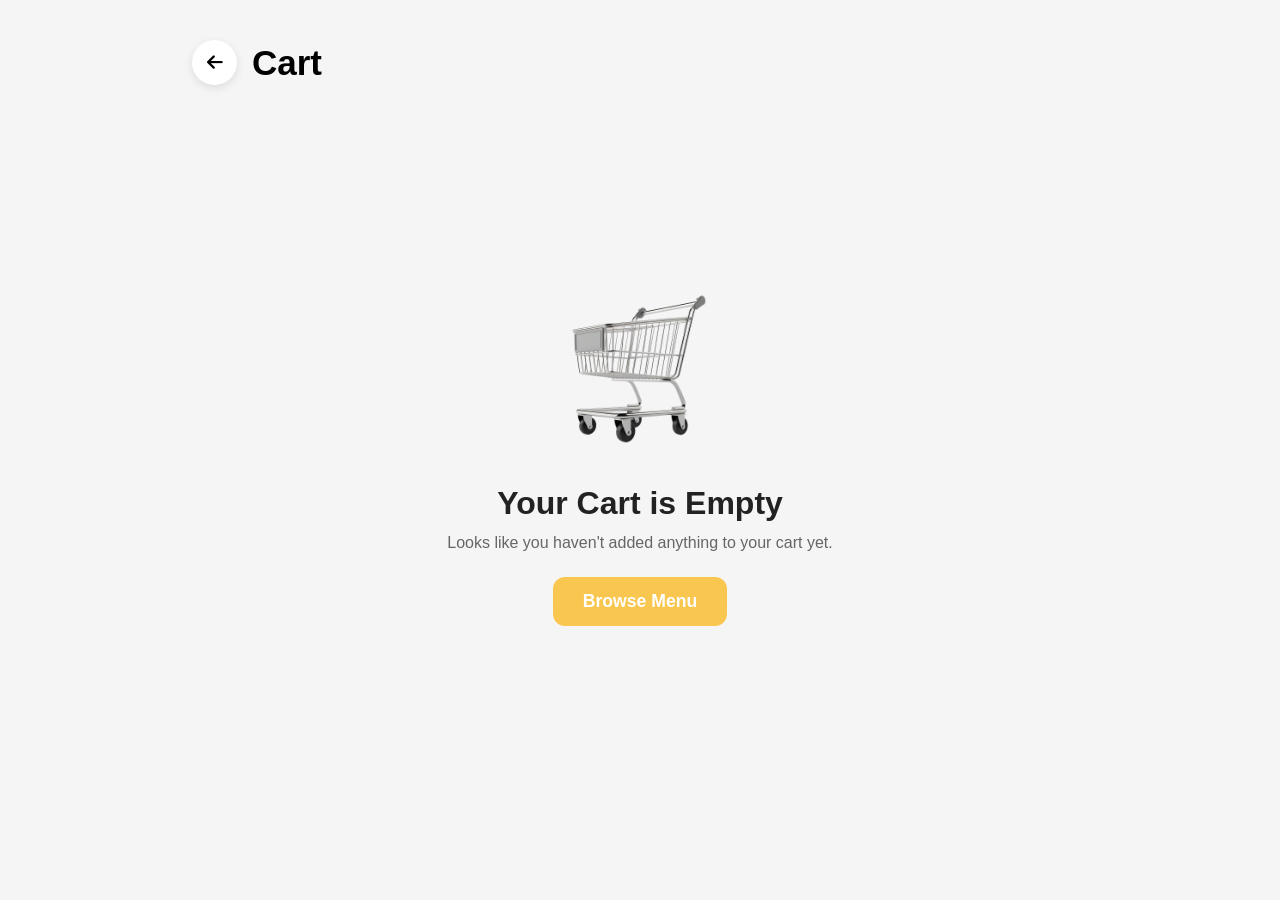
<file: Restaurant website/cart.html>
<!DOCTYPE html>
<html lang="en">
<head>
    <meta charset="UTF-8">
    <meta name="viewport" content="width=device-width, initial-scale=1.0">
    <title>My cart</title>
    <link rel="stylesheet" href="https://cdnjs.cloudflare.com/ajax/libs/font-awesome/6.7.2/css/all.min.css" integrity="sha512-Evv84Mr4kqVGRNSgIGL/F/aIDqQb7xQ2vcrdIwxfjThSH8CSR7PBEakCr51Ck+w+/U6swU2Im1vVX0SVk9ABhg==" crossorigin="anonymous" referrerpolicy="no-referrer" />
    <!-- <link rel="stylesheet" href="cart.css"> -->
    <link rel="shortcut icon" href="images/OOAD5V0.jpg">

    <style>
        *{
    margin:0;
    padding:0;
    box-sizing:border-box;
    font-family:sans-serif;
}

body{
    background:#f5f5f5;
}



/* MAIN SECTION */

.cart-section{
    width:70%;
    max-width:1200px;
    margin:40px auto;
}



/* HEADER */

.cart-header{
    display:flex;
    align-items:center;
    gap:15px;
    margin-bottom:40px;
}

.back-icon{
    width:45px;
    height:45px;

    background:white;

    border-radius:50%;

    display:flex;
    justify-content:center;
    align-items:center;

    box-shadow:0 3px 10px rgba(0,0,0,0.1);

    cursor:pointer;
}

.back-icon i{
    font-size:18px;
}

.cart-header h1{
    font-size:35px;
    font-weight:700;
}



/* CART ITEM */

.cart-item{
    background:white;

    display:flex;
    gap:25px;

    padding:20px;

    border-radius:20px;

    margin-bottom:25px;

    box-shadow:0 5px 20px rgba(0,0,0,0.08);
}



/* IMAGE */

.cart-item img{
    width:220px;
    height:180px;

    object-fit:cover;

    border-radius:15px;
}



/* INFO */

.cart-info{
    flex:1;

    display:flex;
    flex-direction:column;
    justify-content:space-between;
}



/* TOP DETAILS */

.top-details{
    display:flex;
    justify-content:space-between;
    align-items:center;

    margin-bottom:10px;
}
.price{
    font-size:24px;
    font-weight:bold;
    color:orange;

    display:flex;
    align-items:center;
    gap:2px;
}
.currency{
    font-size:20px;
}

.amount{
    font-size:24px;
}

.top-details h2{
    font-size:28px;
}

.price{
    font-size:24px;
    font-weight:bold;
    color:orange;
}



/* DESCRIPTION */

.desc{
    color:#666;
    line-height:1.6;
    margin-bottom:20px;
}



/* CONTROLS */

.bottom-controls{
    display:flex;
    justify-content:space-between;
    align-items:center;
}



/* QUANTITY */

.quantity{
    display:flex;
    align-items:center;
    gap:15px;
}

.quantity button{
    width:40px;
    height:40px;

    border:none;

    background: #f9c74f;
    color:white;

    font-size:20px;
    border-radius:10px;
    cursor:pointer;
}

.quantity span{
    font-size:20px;
    font-weight:bold;
}

/* REMOVE */

.remove-btn{
    padding:12px 20px;
    border:none;
    background:red;
    color:white;
    border-radius:10px;
    cursor:pointer;
}



/* SUMMARY */

.cart-summary{
    background:white;
    padding:30px;
    border-radius:20px;
    box-shadow:0 5px 20px rgba(0,0,0,0.08);
    margin-top:40px;
}

.money{
    display:flex;
    gap:2px;
    color: orange;
    font-weight:bold;
}

.currency{
    color:orange;
}

.amount{
    color:orange;
}



/* ROW */

.summary-row{
    display:flex;
    justify-content:space-between;
    margin-bottom:20px;
    font-size:20px;
}

.total{
    font-size:25px;
    font-weight:bold;
}



/* BUTTON */

.checkout-btn{
    width:100%;
    padding:18px;
    border:none;
    background:#f9c74f;
    color:white;
    font-size:18px;
    font-weight:bold;
    border-radius:15px;
    cursor:pointer;
    margin-top:20px;
}

.empty-cart{
    min-height: 70vh;
    width: 100%;
    display: flex;
    flex-direction: column;
    justify-content: center;
    align-items: center;
    padding: 0px 20px;
    text-align: center;
}

.empty-cart-image{
    width: 220px;
    max-width: 90%;
    margin-bottom: 10px;
    object-fit: contain;
}

.empty-cart h2{
    font-size: 2rem;
    color: #222;
    margin-bottom: 12px;
}

.empty-cart p{
    font-size: 1rem;
    color: #666;
    margin-bottom: 25px;
}

.browse-btn{
    background-color: #f9c74f;
    color: white;
    border: none;
    padding: 14px 30px;
    font-size: 1.1rem;
    font-weight: bold;
    border-radius: 12px;
    cursor: pointer;
    text-decoration: none;
    transition: background 0.2s ease-in-out;
}

.browse-btn:hover{
    background-color: #e5b33b;
}

@media(max-width:900px){
    .cart-section{
        width:90%;
    }
}

@media(max-width:600px){
    .cart-item{
        flex-direction:column;
    }
    .cart-item img{
        width:100%;
        height:200px;
    }
}
    </style>
</head>
<body>

    <section class="cart-section">
        
        <div class="cart-header">
            <div class="back-icon" onclick="window_history()">
                <i class="fa-solid fa-arrow-left"></i>
            </div>
            <h1>Cart</h1>
        </div>

        <div id="cart-container">
            </div>

        <div class="cart-summary" id="cart-summary" style="display:none;">
            <div class="summary-row">
                <span>Subtotal</span>
                <div class="money"><span>₦</span><span id="subtotal">0.00</span></div>
            </div>
            <div class="summary-row">
                <span>Delivery fee</span>
                <div class="money"><span>₦</span><span id="delivery">1000.00</span></div>
            </div>
            <hr style="border:1px solid #eee; margin-bottom:20px;">
            <div class="summary-row total">
                <span>Total</span>
                <div class="money"><span>₦</span><span id="total">0.00</span></div>
            </div>

            <button class="checkout-btn" onclick="checkoutBtn()">Proceed to Checkout</button>
        </div>

    </section>

    <script>
function window_history(){
    window.history.back();
}

function checkoutBtn(){
    window.location.href = "checkout.html";
}

function displayCart() {
    const cartContainer = document.getElementById("cart-container");
    const cartSummary = document.getElementById("cart-summary");
    
    let cart = JSON.parse(localStorage.getItem("cart")) || [];

    if (cart.length === 0) {
        cartContainer.innerHTML = `
            <div class="empty-cart">
                <img src="images/cart-empty.png" class="empty-cart-image" alt="Empty Cart">
                <h2>Your Cart is Empty</h2>
                <p>Looks like you haven't added anything to your cart yet.</p>
                <a href="menu.html" class="browse-btn">Browse Menu</a>
            </div>
        `;
        cartSummary.style.display = "none";
        return;
    }

    cartSummary.style.display = "block";
    cartContainer.innerHTML = ""; // Clear loader/previous layout

    let subtotal = 0;

    cart.forEach((item, index) => {
        // Clean up price calculations
        let cleanPrice = parseFloat(item.price.replace(/[^\d.]/g, '')) || 0;
        let itemTotal = cleanPrice * item.quantity;
        subtotal += itemTotal;

        const cartItemHTML = `
            <div class="cart-item">
                <img src="${item.image}" alt="${item.name}">
                <div class="cart-info">
                    <div>
                        <div class="top-details">
                            <h2>${item.name}</h2>
                            <div class="price">
                                <span class="currency">₦</span>
                                <span class="amount">${cleanPrice.toLocaleString()}</span>
                            </div>
                        </div>
                        <p class="desc">Freshly prepared with premium quality ingredients just for you.</p>
                    </div>
                    <div class="bottom-controls">
                        <div class="quantity">
                            <button onclick="updateQuantity(${index}, -1)">-</button>
                            <span>${item.quantity}</span>
                            <button onclick="updateQuantity(${index}, 1)">+</button>
                        </div>
                        <button class="remove-btn" onclick="removeItem(${index})">Remove</button>
                    </div>
                </div>
            </div>
        `;
        cartContainer.innerHTML += cartItemHTML;
    });

    updateSummary(subtotal);
}

window.updateQuantity = function(index, change) {
    let cart = JSON.parse(localStorage.getItem("cart")) || [];

    cart[index].quantity += change;

    if (cart[index].quantity > 0) {
        // limit logic or keep it going
        localStorage.setItem("cart", JSON.stringify(cart));
    } else {
        cart.splice(index, 1);
        localStorage.setItem("cart", JSON.stringify(cart));
    }

    displayCart();
}

window.removeItem = function(index) {
    let cart = JSON.parse(localStorage.getItem("cart")) || [];

    cart.splice(index, 1);

    localStorage.setItem("cart", JSON.stringify(cart));

    displayCart(); 
}

function updateSummary(subtotal) {
    subtotal = Number(subtotal) || 0;
    const delivery = 1000;
    const total = subtotal + delivery;

    document.getElementById("subtotal").innerText = subtotal.toFixed(2);
    document.getElementById("delivery").innerText = delivery.toFixed(2);
    document.getElementById("total").innerText = total.toFixed(2);
}
    
displayCart();

function subtotal_total(){
    const subtotal = document.getElementById("subtotal").innerText
    const total = document.getElementById("total").innerText

    localStorage.setItem("subtotal", subtotal);
    localStorage.setItem("total", total);
}

subtotal_total();
    </script>
</body>
</html>
</file>
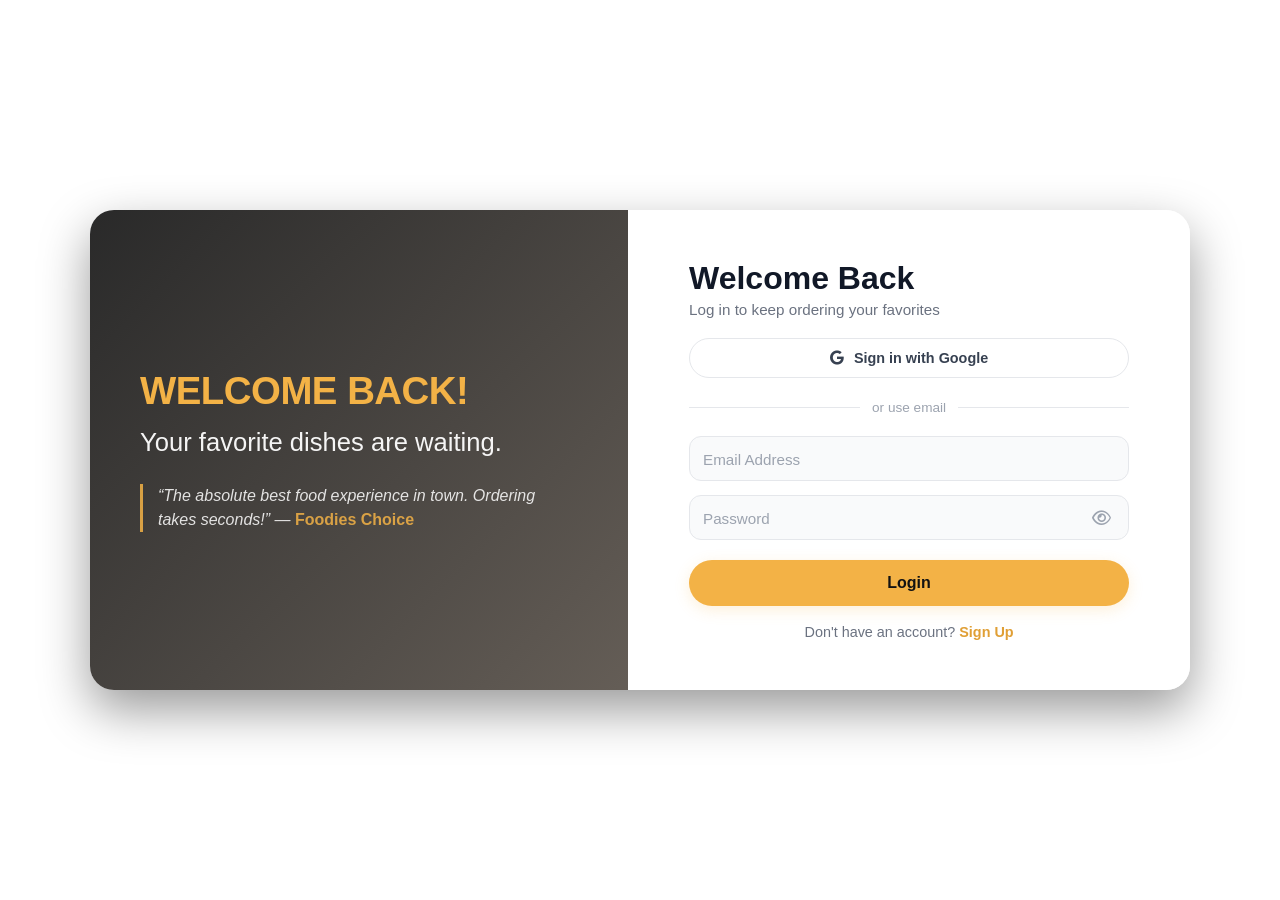
<file: Restaurant website/checkout.html>
<!DOCTYPE html>
<html lang="en">
<head>
    <meta charset="UTF-8">
    <meta name="viewport" content="width=device-width, initial-scale=1.0">
    <title>Checkout</title>
    <link rel="shortcut icon" href="images/OOAD5V0.jpg">
    <link rel="stylesheet" href="https://cdnjs.cloudflare.com/ajax/libs/font-awesome/6.7.2/css/all.min.css" integrity="sha512-Evv84Mr4kqVGRNSgIGL/F/aIDqQb7xQ2vcrdIwxfjThSH8CSR7PBEakCr51Ck+w+/U6swU2Im1vVX0SVk9ABhg==" crossorigin="anonymous" referrerpolicy="no-referrer" />
    <!-- <link rel="stylesheet" href="checkout.css"> -->

    <style>
        *{
margin:0;
padding:0;
box-sizing:border-box;
font-family:Arial, Helvetica, sans-serif;
}

body{
background:#f5f5f5;
padding:40px;
}

.checkout-section{
display:flex;
gap:30px;
align-items:flex-start;
}

/* LEFT SIDE */

.divide{
flex:2;
display:flex;
flex-direction:column;
gap:20px;
}

/* RIGHT SIDE */

.divide2{
flex:1;
position:sticky;
top:20px;
}

/* HEADER */

.cart-header{
display:flex;
align-items:center;
gap:15px;
margin-bottom:20px;
}

.back-icon{
width:45px;
height:45px;

background:white;

border-radius:50%;

display:flex;
justify-content:center;
align-items:center;

box-shadow:0 3px 10px rgba(0,0,0,0.1);

cursor:pointer;
}

.back-icon i{
font-size:18px;
color: black;
}

.cart-header h1{
font-size:35px;
font-weight:700;
}


/* FORMS AND REUSABLES */

.card{
background:white;
padding:30px;
border-radius:20px;
box-shadow:0 5px 20px rgba(0,0,0,0.05);
}

.card h2{
font-size:22px;
margin-bottom:20px;
color:#222;
border-bottom:2px solid #f5f5f5;
padding-bottom:10px;
}

.form-group{
display:flex;
gap:20px;
margin-bottom:20px;
}

.input-box{
flex:1;
display:flex;
flex-direction:column;
gap:8px;
}

.input-box label{
font-size:14px;
font-weight:bold;
color:#555;
}

.input-box input, .input-box select{
padding:14px;
border:1.5px solid #ddd;
border-radius:10px;
font-size:16px;
outline:none;
background:#fff;
}

.input-box input:focus, .input-box select:focus{
border-color:orange;
}


/* ORDER SUMMARY RIGHT CARD */

.summary-card{
background:white;
padding:30px;
border-radius:20px;
box-shadow:0 5px 20px rgba(0,0,0,0.05);
}

.summary-card h2{
font-size:22px;
margin-bottom:20px;
color:#222;
}

.items-list{
max-height:240px;
overflow-y:auto;
margin-bottom:20px;
padding-right:5px;
}

/* CUSTOM SCROLLBAR FOR ITEMS LIST */
.items-list::-webkit-scrollbar {
width: 6px;
}
.items-list::-webkit-scrollbar-track {
background: #f1f1f1;
border-radius: 10px;
}
.items-list::-webkit-scrollbar-thumb {
background: #ddd;
border-radius: 10px;
}
.items-list::-webkit-scrollbar-thumb:hover {
background: #ccc;
}

.item-row{
display:flex;
justify-content:space-between;
align-items:center;
padding:12px 0;
border-bottom:1px solid #f5f5f5;
}

.item-left{
display:flex;
align-items:center;
gap:12px;
}

.item-left img{
width:50px;
height:50px;
border-radius:8px;
object-fit:cover;
}

.item-details h4{
font-size:15px;
color:#222;
margin-bottom:4px;
}

.item-details p{
font-size:13px;
color:#777;
}

.item-price{
font-weight:bold;
color:#222;
font-size:15px;
}

.calc-row{
display:flex;
justify-content:space-between;
font-size:16px;
color:#555;
margin-bottom:15px;
}

.calc-row.total{
font-size:22px;
font-weight:bold;
color:#222;
margin-top:15px;
padding-top:15px;
border-top:2px solid #f5f5f5;
}

.total-price{
color:orange;
}

.btn-pay{
width:100%;
padding:16px;
background:#f9c74f;
color:white;
border:none;
border-radius:12px;
font-size:18px;
font-weight:bold;
cursor:pointer;
margin-top:10px;
transition:all 0.2s;
}

.btn-pay:hover{
background-color: #e5b33b;
}

@media(max-width:992px){
.checkout-section{
    flex-direction:column;
}
.divide2{
    width:100%;
    position:static;
}
}

@media(max-width:600px){
body{
    padding:15px;
}
.form-group{
    flex-direction:column;
    gap:20px;
}
}
    </style>
</head>
<body>

    <div class="cart-header">
        <div class="back-icon" onclick="window_history()">
            <i class="fa-solid fa-arrow-left"></i>
        </div>
        <h1>Checkout</h1>
    </div>

    <section class="checkout-section">
        
        <div class="divide">
            
            <div class="card">
                <h2>Shipping Address</h2>
                
                <div class="form-group">
                    <div class="input-box">
                        <label>Full Name</label>
                        <input type="text" id="fullname" placeholder="John Doe">
                    </div>
                    <div class="input-box">
                        <label>Phone Number</label>
                        <input type="tel" id="phone" placeholder="+234...">
                    </div>
                </div>

                <div class="form-group">
                    <div class="input-box">
                        <label>Street Address</label>
                        <input type="text" id="address" placeholder="123 Luxury Estate Layout">
                    </div>
                </div>

                <div class="form-group">
                    <div class="input-box">
                        <label>City</label>
                        <input type="text" id="city" placeholder="Lekki">
                    </div>
                    <div class="input-box">
                        <label>State</label>
                        <input type="text" id="state" placeholder="Lagos">
                    </div>
                </div>

            </div>

            <div class="card">
                <h2>Payment Method</h2>
                <div class="form-group">
                    <div class="input-box">
                        <label>Select Option</label>
                        <select id="payment-method">
                            <option value="Bank Transfer">Bank Transfer</option>
                            <option value="Card Payment">Card Payment</option>
                        </select>
                    </div>
                </div>
            </div>

        </div>

        <div class="divide2">
            <div class="summary-card">
                <h2>Order Summary</h2>
                
                <div class="items-list" id="invoiceItems">
                    </div>

                <div class="calc-row">
                    <span>Subtotal</span>
                    <span>₦<span id="subtotal">0.00</span></span>
                </div>
                <div class="calc-row">
                    <span>Delivery Fee</span>
                    <span>₦<span id="delivery">1,000.00</span></span>
                </div>
                
                <div class="calc-row total">
                    <span>Total</span>
                    <span class="total-price">₦<span id="total">0.00</span></span>
                </div>

                <button class="btn-pay" onclick="processCheckoutFinal()">Proceed to Payment</button>
            </div>
        </div>

    </section>

    <script>

        const user = JSON.parse(localStorage.getItem("currentUser"));
 if(!user){
    window.location.href = "login.html";
}

function window_history(){
    window.history.back();
}

// Global scope instantiation properties initialization 
let subtotal = 0;
const deliveryFee = 1000;
let total = 0;

function renderInvoiceStructure() {
    const invoiceContainer = document.getElementById("invoiceItems");
    const cart = JSON.parse(localStorage.getItem("cart")) || [];

    if(cart.length === 0) {
        invoiceContainer.innerHTML = "<p style='color:#777; padding:10px 0;'>No items found inside active cart storage.</p>";
        return;
    }

    invoiceContainer.innerHTML = "";
    subtotal = 0;

    cart.forEach(item => {
        let numericPrice = parseFloat(item.price.replace(/[^\d.]/g, '')) || 0;
        let rowTotal = numericPrice * item.quantity;
        subtotal += rowTotal;

        invoiceContainer.innerHTML += `
            <div class="item-row">
                <div class="item-left">
                    <img src="${item.image}" alt="${item.name}">
                    <div class="item-details">
                        <h4>${item.name}</h4>
                        <p>Qty: ${item.quantity}</p>
                    </div>
                </div>
                <span class="item-price">₦${rowTotal.toLocaleString()}</span>
            </div>
        `;
    });

    total = subtotal + deliveryFee;

    document.getElementById("subtotal").innerText = subtotal.toLocaleString(undefined, {minimumFractionDigits: 2, maximumFractionDigits: 2});
    document.getElementById("total").innerText = total.toLocaleString(undefined, {minimumFractionDigits: 2, maximumFractionDigits: 2});
}

function autoFillProfileData() {
    const currentUser = JSON.parse(localStorage.getItem("currentUser"));
    if(currentUser) {
        if(currentUser.fullname) document.getElementById("fullname").value = currentUser.fullname;
        if(currentUser.phone) document.getElementById("phone").value = currentUser.phone;
        if(currentUser.address) document.getElementById("address").value = currentUser.address;
        if(currentUser.city) document.getElementById("city").value = currentUser.city;
        if(currentUser.state) document.getElementById("state").value = currentUser.state;
    }
}

// Initial triggers when context window loads
renderInvoiceStructure();
autoFillProfileData();

function processCheckoutFinal() {
    const typedFullname = document.getElementById("fullname").value.trim();
    const typedPhone = document.getElementById("phone").value.trim();
    const typedAddress = document.getElementById("address").value.trim();
    const typedCity = document.getElementById("city").value.trim();
    const typedState = document.getElementById("state").value.trim();

    if(!typedFullname || !typedPhone || !typedAddress || !typedCity || !typedState) {
        alert("Please completely fill out all required shipping context fields before proceeding.");
        return;
    }

    const checkoutInfo = {
        fullname: typedFullname,
        phone: typedPhone,
        address: typedAddress,
        city: typedCity,
        state: typedState,
        paymentMethod: document.getElementById("payment-method").value,
        subtotal: subtotal,
        delivery: deliveryFee,
        total: total
    };

    // 1. Save temporary checkout info for payment tracking processing
    localStorage.setItem("checkoutInfo", JSON.stringify(checkoutInfo));

    // 2. Core Fix: Read current active session and inject the fresh delivery values
    let currentUser = JSON.parse(localStorage.getItem("currentUser"));
    if (currentUser) {
        currentUser.address = typedAddress;
        currentUser.city = typedCity;
        currentUser.state = typedState;
        currentUser.fullname = typedFullname;
        currentUser.phone = typedPhone;
        
        // Push changes back to live viewport session storage
        localStorage.setItem("currentUser", JSON.stringify(currentUser));

        // 3. Keep master database list in sync so it remains persistent on future logins
        let users = JSON.parse(localStorage.getItem("users")) || [];
        const userIndex = users.findIndex(u => u.email === currentUser.email);
        if (userIndex !== -1) {
            users[userIndex] = currentUser;
            localStorage.setItem("users", JSON.stringify(users));
        }
    }

    // 4. Redirect seamlessly over to payment processing layout canvas
    window.location.href = "payment.html";
}
    </script>
</html>
</file>
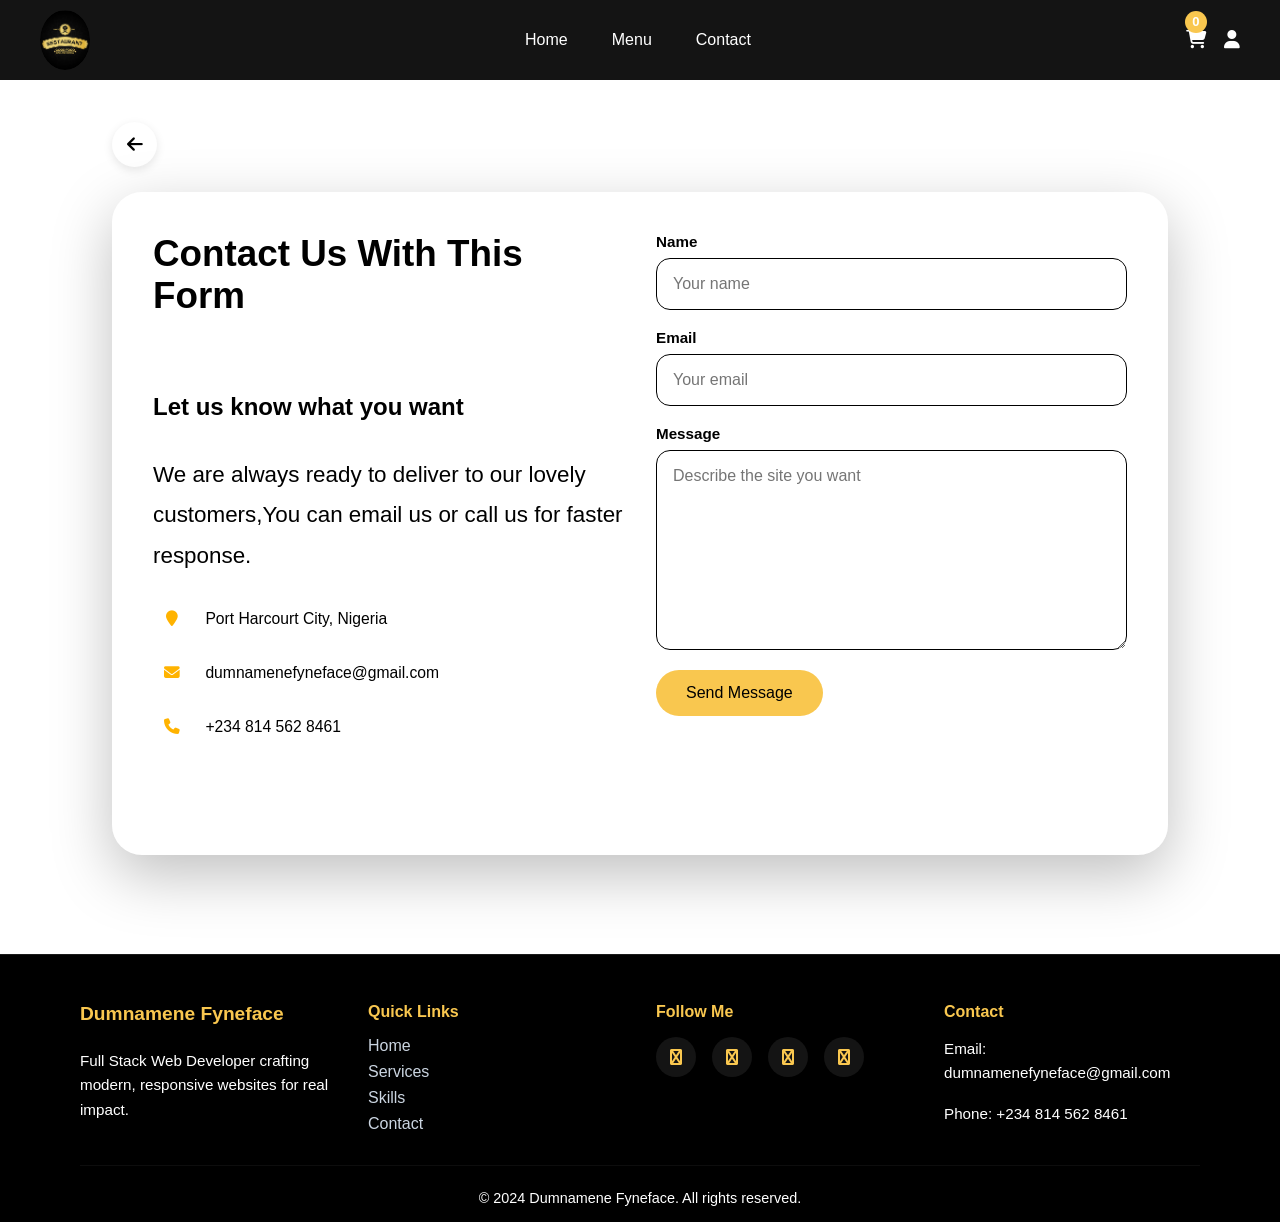
<file: Restaurant website/contact.html>
<!DOCTYPE html>
<html lang="en">
<head>
    <meta charset="UTF-8">
    <meta name="viewport" content="width=device-width, initial-scale=1.0">
    <title>Contact Us</title>
    <link rel="stylesheet" href="contact.css">
    <!-- <link rel="stylesheet" href="font-awesome-4.7.0/css/font-awesome.min.css"> -->
     <link rel="stylesheet" href="https://cdnjs.cloudflare.com/ajax/libs/font-awesome/6.4.0/css/all.min.css">
    <!-- <link rel="stylesheet" href="menu.css"> -->
    <link rel="shortcut icon" href="images/OOAD5V0.jpg">
</head>
<body>

      <header class="navbar">
            <div class="logo">
                <img src="images/OOAD5V0.jpg" alt="Restaurant logo">
            </div>
            <nav class="nav-links" id="nav-links">
                <i id="close" class="fa fa-times fa-2x" aria-hidden="true" onclick="closenavlink()"></i>
                <ul>
                    <div class="responsive">
                        <li><a href="index.html">Home</a></li>
                        <li><a href="menu.html">Menu</a></li>
                        <li><a href="contact.html" class="active">Contact</a></li>
                    </div>
                </ul>
            </nav>
            <ul class="other-nav" >
               <li><a href="cart.html"><i style="color: white;" class="fa-solid fa-cart-shopping" aria-hidden="true"><sup id="cart-number"></sup></i></a></li>
               <li><a href="profile.html"><i style="color: white;" class="fa-solid fa-user" aria-hidden="true"></i></a></li>
                <!-- <li><a href="search"><i style="color: white;" class="fa-solid fa-search" aria-hidden="true"></i></a></li> -->
                <i id="open" class="fa-solid fa-bars" aria-hidden="true" onclick="shownavlink()"></i>
            </ul>
        </header>

        <div id="overlay2"></div>
        <section class="contact-section">
            <div class="contact-container">
                <div class="back-icon">
                    <i class="fa fa-arrow-left" onclick="windows_history()"></i>
                </div>
                <div class="contact-card">
                    <div class="contact-info">
                        <p class="section-subtitle" style="color: black; font-weight: bold; font-size: 2.3rem; margin-bottom: 10px;">Contact Us With This Form</p><br>
                        <h1 class="section-heading" style="margin-bottom: 10px;">Let us know what you want</h1>
                        <p class="contact-text" style="font-size: 1.4rem;text-align: left; margin: 0; color: black;">We are always ready to deliver to our lovely customers,You can email us or call us for faster response. </p>

                        <div class="info-list">
                            <div class="info-item"><i class="fa fa-map-marker"></i><span style="color: black;">Port Harcourt City, Nigeria</span></div>
                            <div class="info-item"><i class="fa fa-envelope"></i><span style="color: rgb(0, 0, 0);">dumnamenefyneface@gmail.com</span></div>
                            <div class="info-item"><i class="fa fa-phone"></i><span style="color: rgb(0, 0, 0);">+234 814 562 8461</span></div>
                        </div>

                        <div class="contact-social">
                            <a href="#"><i style="color: white;" class="fab fa-instagram"></i></a>
                            <a href="#"><i style="color: white;" class="fab fa-facebook"></i></a>
                            <a href="#"><i style="color: white;" class="fab fa-twitter"></i></a>
                            <a href="#"><i style="color: white;" class="fab fa-github"></i></a>
                        </div>
                    </div>

                    <form class="contact-form" action="#" method="post">
                        <div class="input-group">
                            <label for="name">Name</label>
                            <input id="name" type="text" placeholder="Your name" required>
                        </div>
                        <div class="input-group">
                            <label for="email">Email</label>
                            <input id="email" type="email" placeholder="Your email" required>
                        </div>
                        <div class="input-group">
                            <label for="message">Message</label>
                            <textarea id="message" placeholder="Describe the site you want" required></textarea>
                        </div>
                        <button class="btn" type="submit">Send Message</button>
                    </form>
                </div>
            </div>
        </section>

        <footer class="footer">
            <div class="footer-container">
                <div class="footer-content">
                    <div class="footer-section">
                        <h3>Dumnamene Fyneface</h3>
                        <p>Full Stack Web Developer crafting modern, responsive websites for real impact.</p>
                    </div>
                    <div class="footer-section">
                        <h4>Quick Links</h4>
                        <ul class="footer-links">
                            <li><a href="index.html">Home</a></li>
                            <li><a href="#services">Services</a></li>
                            <li><a href="#skills">Skills</a></li>
                            <li><a href="contact.html">Contact</a></li>
                        </ul>
                    </div>
                    <div class="footer-section">
                        <h4>Follow Me</h4>
                        <div class="footer-social">
                            <a href="#"><i style="color: #f9c74f;" class="fa fa-instagram"></i></a>
                            <a href="#"><i style="color: #f9c74f;" class="fa fa-facebook"></i></a>
                            <a href="#"><i style="color: #f9c74f;" class="fa fa-twitter"></i></a>
                            <a href="#"><i style="color: #f9c74f;" class="fa fa-github"></i></a>
                        </div>
                    </div>
                    <div class="footer-section">
                        <h4>Contact</h4>
                        <p>Email: dumnamenefyneface@gmail.com</p>
                        <p>Phone: +234 814 562 8461</p>
                    </div>
                </div>
                <div class="footer-bottom">
                    <p style="color: white;">&copy; 2024 Dumnamene Fyneface. All rights reserved.</p>
                </div>
            </div>
        </footer>

</body>
<script>
    let navlinks = document.getElementById('nav-links');
    const navbar = document.querySelector('.navbar');

    function shownavlink(){
        navlinks.classList.toggle('show');
        document.body.classList.toggle('nav-open');
    }
    function closenavlink(){
        navlinks.classList.remove('show');
        document.body.classList.remove('nav-open');
    }

    function windows_history(){
        window.history.back()  
    }

    function updateCartNumber() {

        const cartNumber = document.getElementById("cart-number");
        
        
        const cart = JSON.parse(localStorage.getItem("cart")) || [];
        
        if(cartNumber){
            cartNumber.innerText = cart.length;
        }
        
    }
    
    window.addEventListener("storage", function(){
        updateCartNumber();
    });

    window.addEventListener("storage", function (){
        updateCartNumber();
    });
    updateCartNumber();
</script>
</html>
</file>
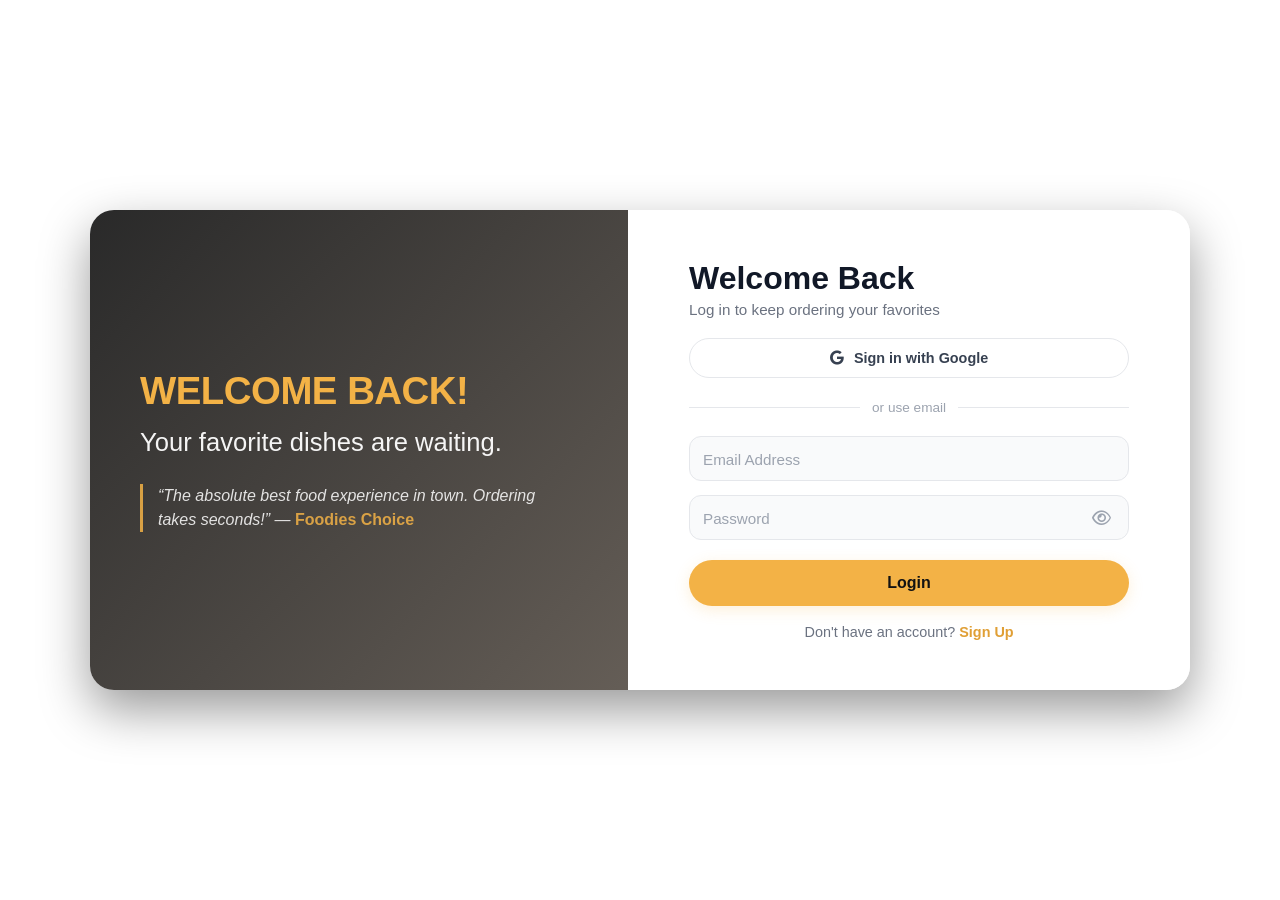
<file: Restaurant website/login.html>
<!DOCTYPE html>
<html lang="en">
<head>
    <meta charset="UTF-8">
    <meta name="viewport" content="width=device-width, initial-scale=1.0">
    <title>Login - Welcome Back</title>
    <link rel="stylesheet" href="auth.css">
    <link rel="shortcut icon" href="images/OOAD5V0.jpg">
    <link rel="stylesheet" href="https://cdnjs.cloudflare.com/ajax/libs/font-awesome/6.4.0/css/all.min.css">
</head>
<body>

<div class="auth-container">
    
    <div class="brand-panel">
        <div class="image-overlay"></div>
        <div class="brand-content">
            <h1>WELCOME BACK!</h1>
            <h2>Your favorite dishes are waiting.</h2>
            <p class="testimonial">“The absolute best food experience in town. Ordering takes seconds!” — <span>Foodies Choice</span></p>
        </div>
    </div>

    <div class="form-panel">
        <div class="form-wrapper">
            
            <div class="form-header">
                <h2>Welcome Back</h2>
                <p class="subtitle">Log in to keep ordering your favorites</p>
            </div>

            <div class="social-auth">
                <button class="btn-social google-btn">
                    <i class="fa-brands fa-google"></i> Sign in with Google
                </button>
                
            </div>

            <div class="divider">
                <span>or use email</span>
            </div>

            <div class="flex-column-stack">
                <div class="input-group">
                    <input type="email" id="email" placeholder=" " required>
                    <label for="email">Email Address</label>
                </div>

                <div class="input-group password-group">
                    <input type="password" id="password" placeholder=" " required>
                    <label for="password">Password</label>
                    <i class="fa-regular fa-eye toggle-password" onclick="togglePassword('password', this)"></i>
                </div>
            </div>

            <button class="btn-submit" onclick="login()">Login</button>

            <p class="switch">Don't have an account? <a href="signup.html">Sign Up</a></p>
        </div>
    </div>

</div>

<script>
// Function logic to dynamically toggle mask options for text protection
function togglePassword(inputId, eyeIcon) {
    const passwordInput = document.getElementById(inputId);
    if (passwordInput.type === "password") {
        passwordInput.type = "text";
        eyeIcon.classList.remove("fa-eye");
        eyeIcon.classList.add("fa-eye-slash");
    } else {
        passwordInput.type = "password";
        eyeIcon.classList.remove("fa-eye-slash");
        eyeIcon.classList.add("fa-eye");
    }
}

function login(){
    const email = document.getElementById("email").value;
    const password = document.getElementById("password").value;

    if (!email || !password) {
        alert("Please enter both email and password.");
        return;
    }

    let users = JSON.parse(localStorage.getItem("users")) || [];
    const user = users.find(u => u.email === email && u.password === password);

    if(!user){
        alert("Invalid email or password!");
        return;
    }

    localStorage.setItem("currentUser", JSON.stringify(user));
    alert("Login successful!");
    window.location.href = "index.html";
}
</script>

</body>
</html>
</file>
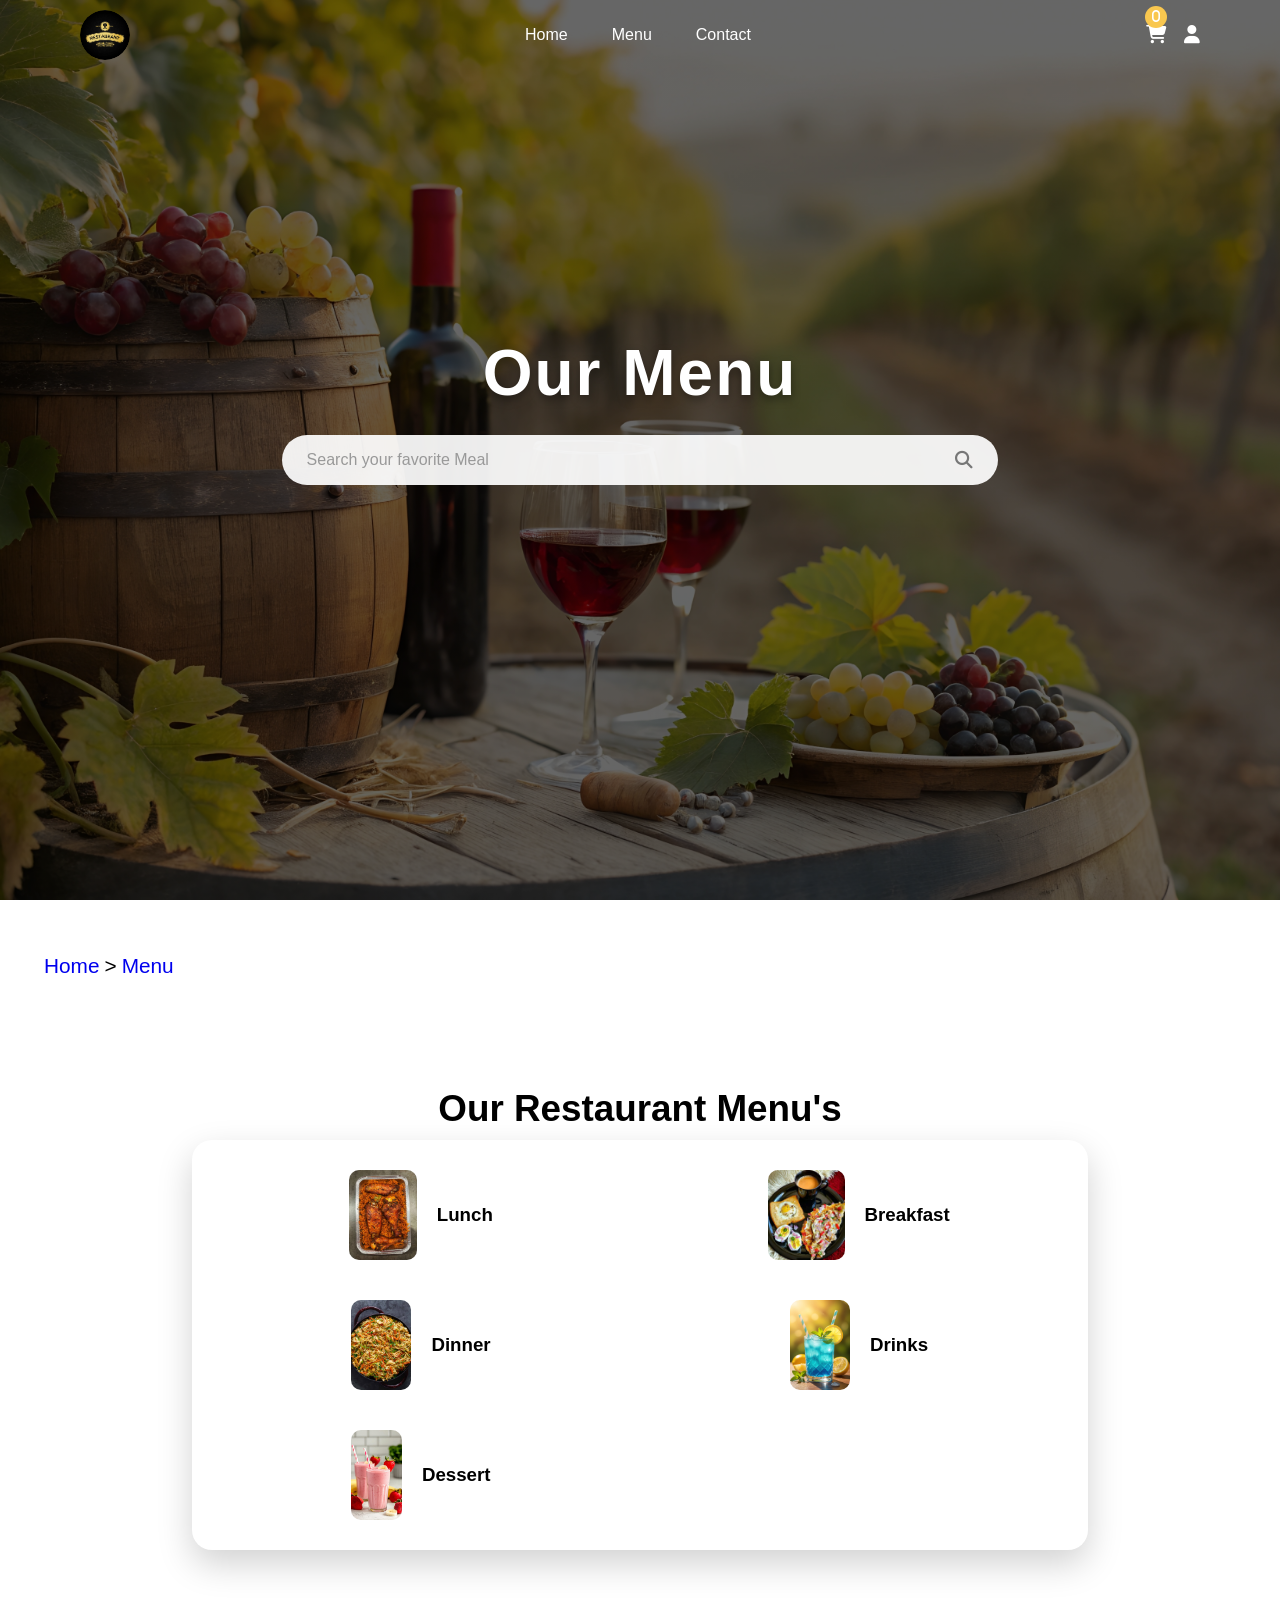
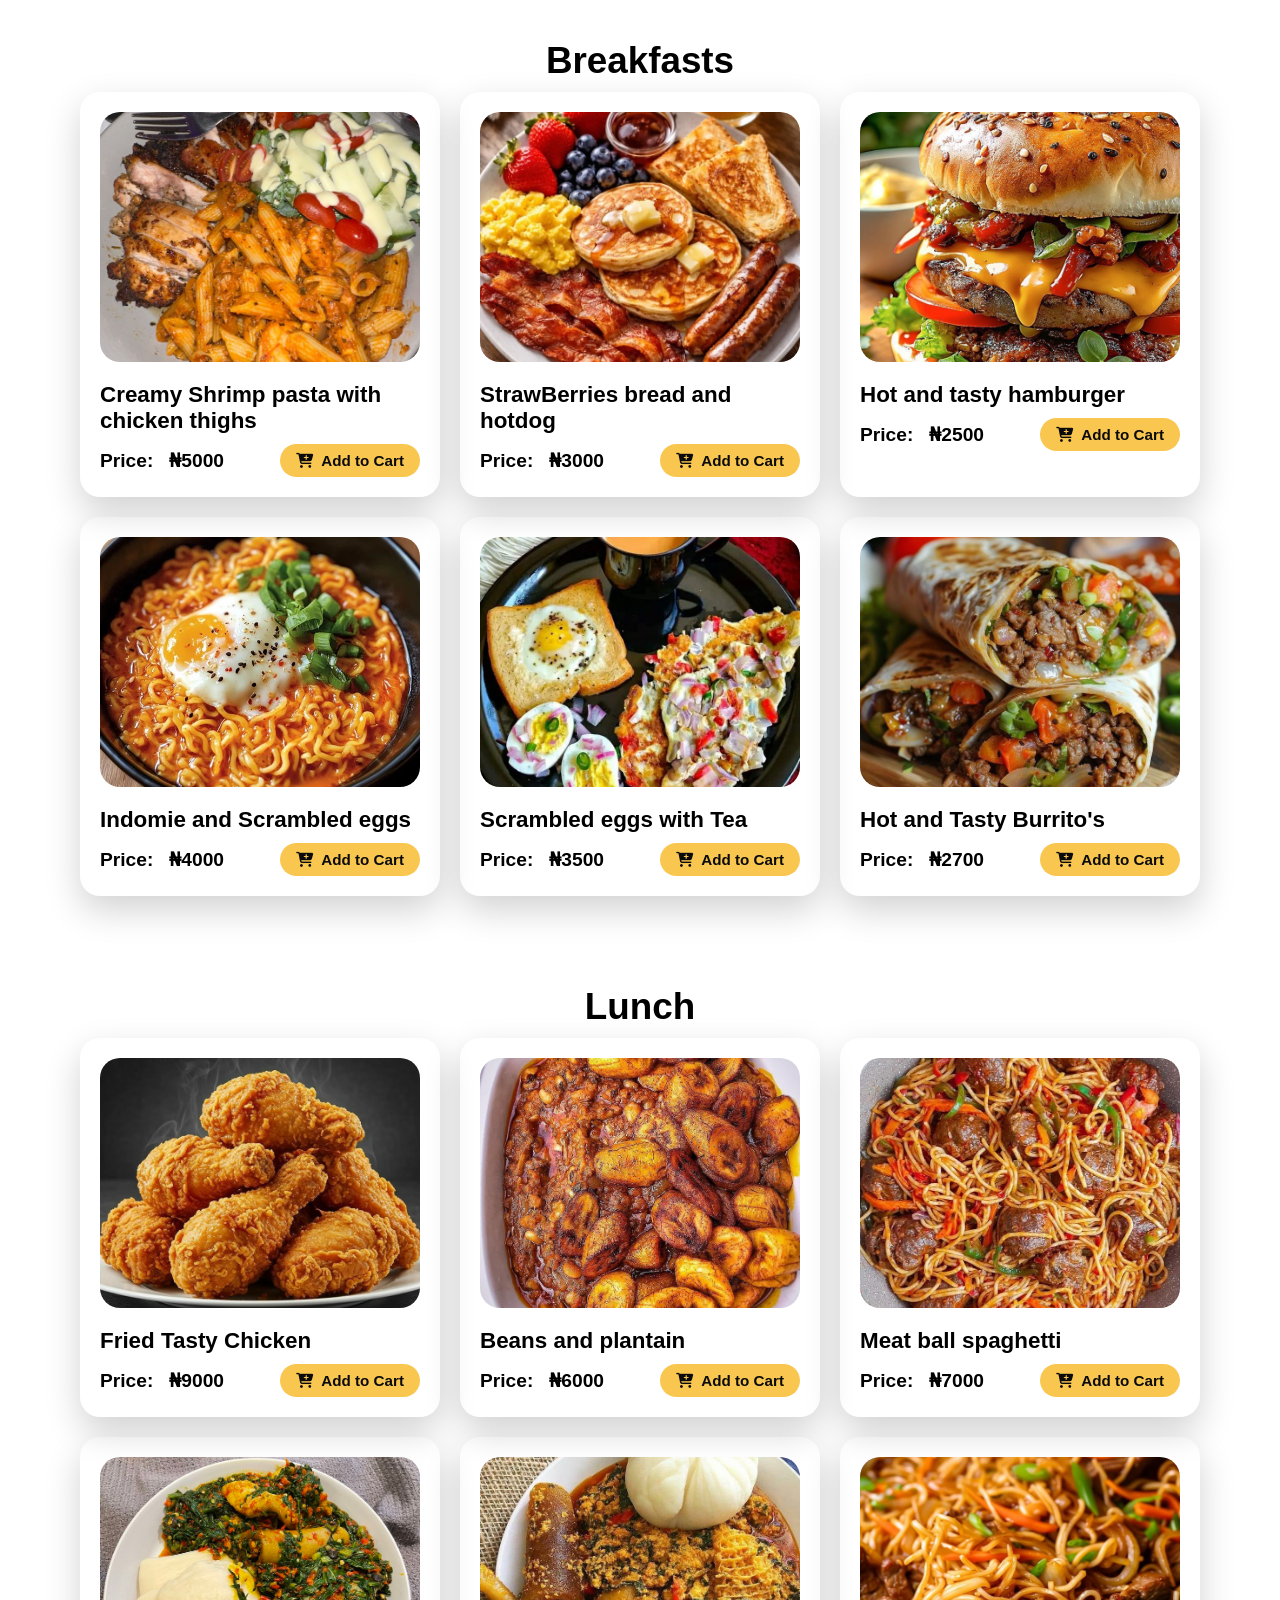
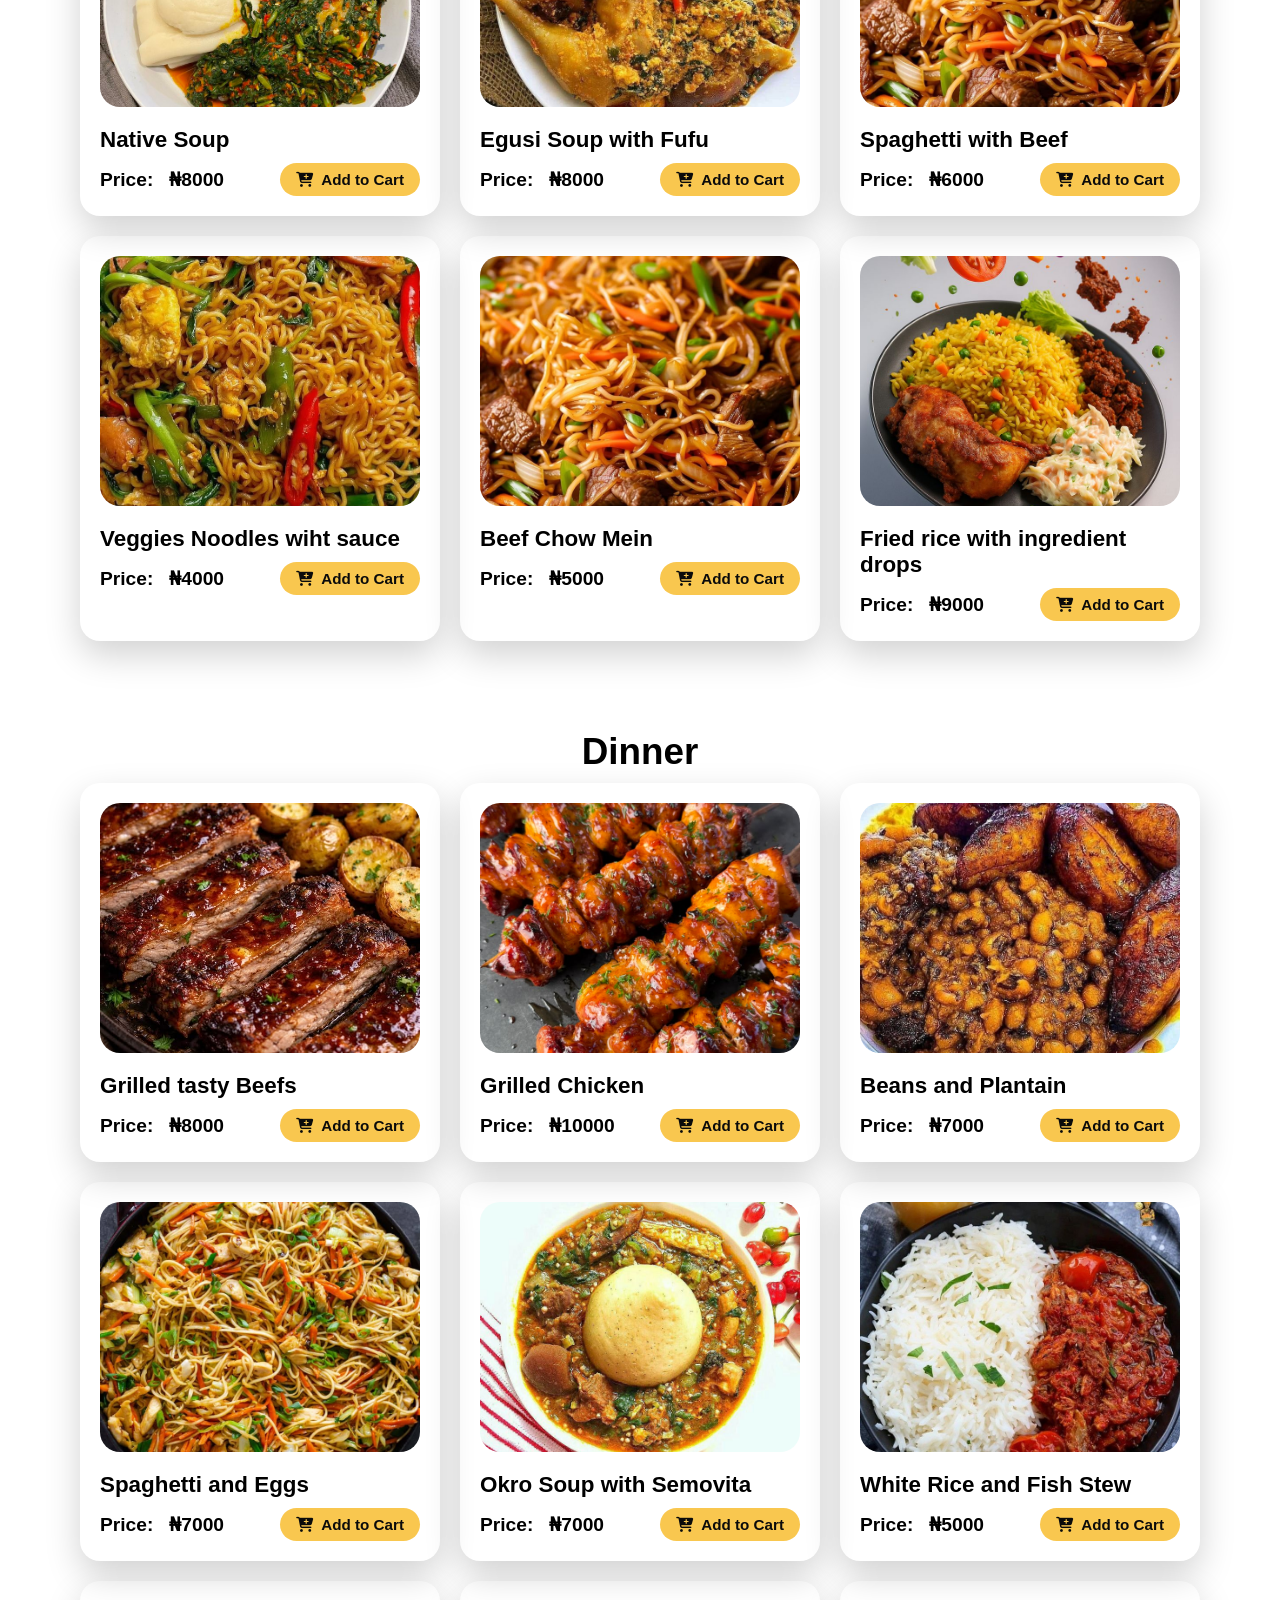
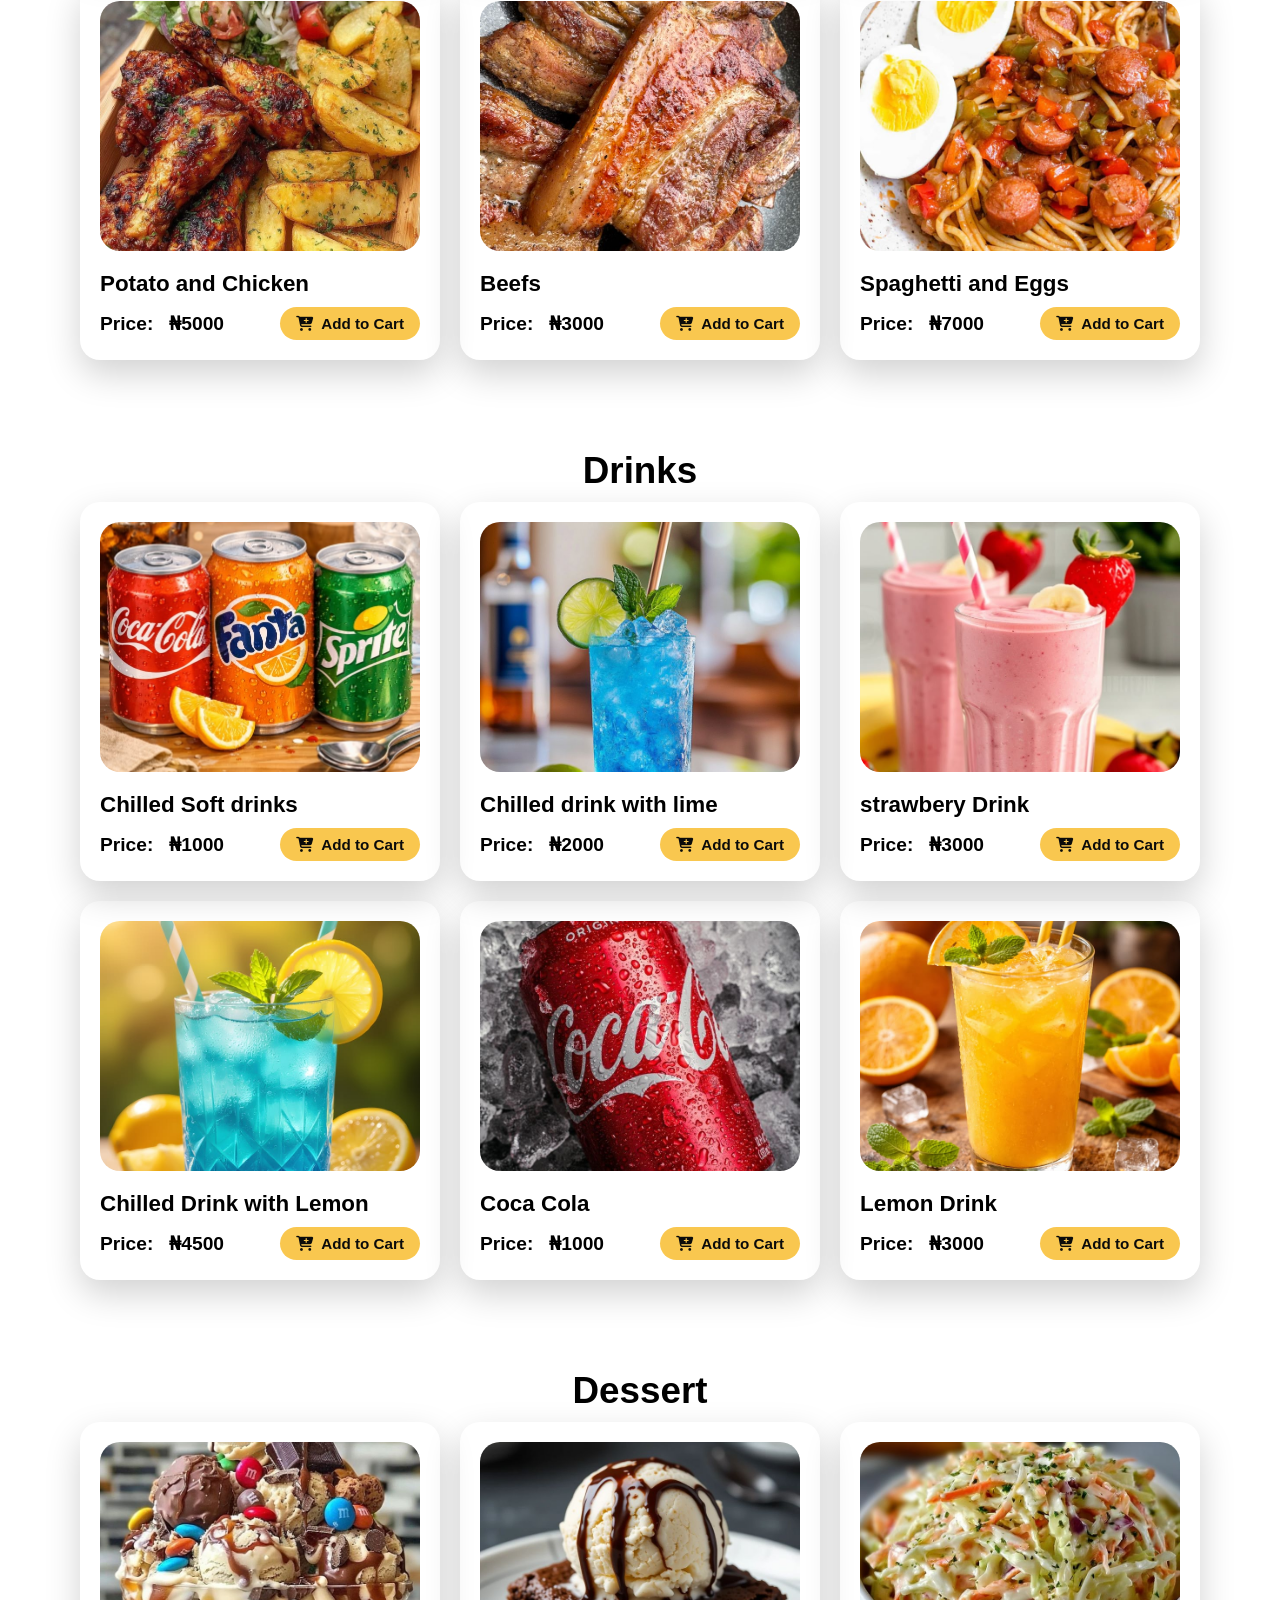
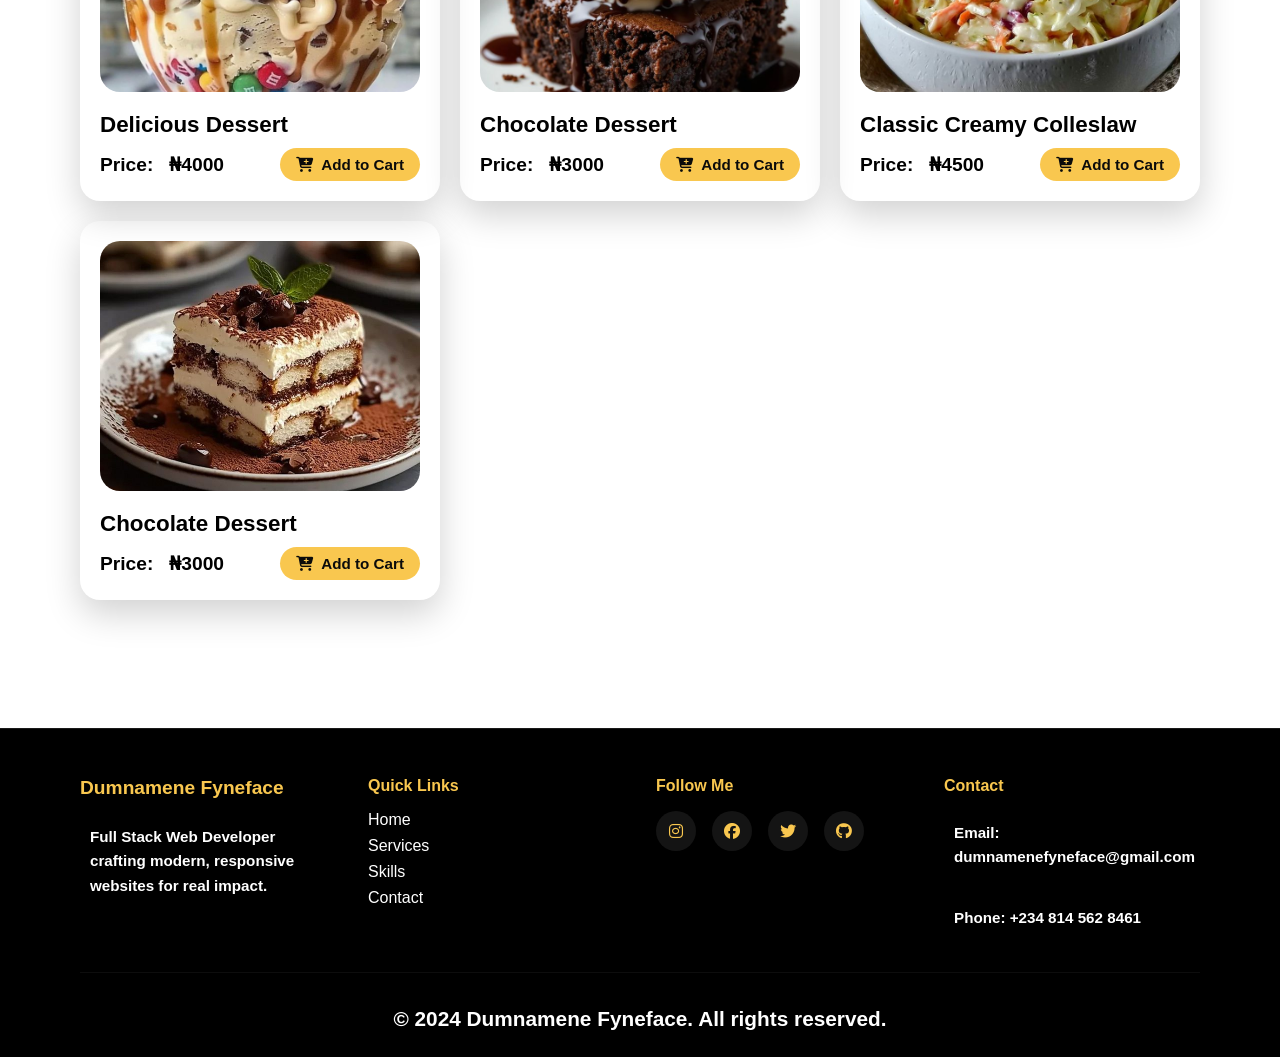
<file: Restaurant website/menu.html>
<!DOCTYPE html>
<html lang="en">
<head>
    <meta charset="UTF-8">
    <meta name="viewport" content="width=device-width, initial-scale=1.0">
    <title>Our Menu</title>
    <link rel="shortcut icon" href="images/OOAD5V0.jpg">
    <!-- <link rel="stylesheet" href="font-awesome-4.7.0/css/font-awesome.min.css"> -->
    <link rel="stylesheet" href="https://cdnjs.cloudflare.com/ajax/libs/font-awesome/6.4.0/css/all.min.css">
    <link rel="stylesheet" href="menu.css">
</head>
<body>
    <div class="background-image">

          <header class="navbar">
            <div class="logo">
                <img src="images/OOAD5V0.jpg" alt="Restaurant logo">
            </div>
            <nav class="nav-links" id="nav-links">
                <i id="close" class="fa fa-times fa-2x" aria-hidden="true" onclick="closenavlink()"></i>
                <ul>
                    <div class="responsive">
                        <li><a href="index.html">Home</a></li>
                        <li><a href="menu.html" class="active">Menu</a></li>
                        <li><a href="contact.html">Contact</a></li>
                    </div>
                </ul>
            </nav>
            <ul class="other-nav" >
                 <li><a href="cart.html"><i  class="fa-solid fa-cart-shopping" aria-hidden="true"><sup id="cart-number"></sup></i></a></li>
                 <li><a href="profile.html"><i class="fa-solid fa-user" aria-hidden="true"></i></a></li>
                <!-- <li><a href="search"><i class="fa-solid fa-search" aria-hidden="true"></i></a></li> -->
                <i id="open" class="fa-solid fa-bars" aria-hidden="true" onclick="shownavlink()"></i>
            </ul>
        </header>
        <div id="overlay2"></div>

    <div class="content">
        <h1>Our Menu</h1>
        <div class="search">
            <input type="text" placeholder="Search your favorite Meal">
            <i class="fa fa-search" id="search"></i>
        </div>
    </div>
</div><br><br><br>

<div class="nav-navigation">
    <div class="nav1"><a href="index.html">Home</a></div><span style="font-size: 1.3rem;">></span>
    <div class="nav1"><a href="menu.html">Menu</a></div>
</div>

    <section class="meals-contents">
        <p>Our Restaurant Menu's</p>
        <div class="menu-categories">
            <div class="each-menu">
                <div class="menu-image">
                    <img src="images/05d77e39-fa13-489f-be6c-a0a5bea02ca6.jpeg" alt="drinks" >
                </div>
                <h3>Lunch</h3>
            </div>
            <div class="each-menu">
                <div class="menu-image">
                    <img src="images/51fbb720-baf4-446e-8ed5-a4e418533980.jpeg" alt="drinks" >
                </div>
                <h3>Breakfast</h3>
            </div>
            <div class="each-menu">
                <div class="menu-image">
                    <img src="images/122949bf-f335-46c6-9a82-0b933f4fbe24.jpeg" alt="drinks" >
                </div>
                <h3>Dinner</h3>
            </div>
            <div class="each-menu">
                <div class="menu-image">
                    <img src="images/05362b68-6698-42fd-a945-7a5878018fb7.jpeg" alt="drinks" >
                </div>
                <h3>Drinks</h3>
            </div>
            <div class="each-menu">
                <div class="menu-image">
                    <img src="images/5194a72e-3176-4d95-a9c0-603171a151d9.jpeg" alt="drinks" >
                </div>
                <h3>Dessert</h3>
            </div>
        </div>

        <p>Breakfasts</p>
        <div class="breakfast-foods">
            <div class="each-breakfast">
                <div class="breakfast-image">
                    <img src="images/Creamy shrimp pasta with chicken thighs🍲.jpeg" alt="" class="images">
                </div>
                <!-- <h4 class="food-name"></h4 > -->
                <h4 class="food-description">Creamy Shrimp pasta with chicken thighs</h4>
                <div class="price-section"> 
                    <strong>Price:</strong><span class="price">₦5000</span>
                    <button class="add-btn"><i  class="fa fa-cart-plus"></i>Add to Cart </button>
                </div>
            </div>
            <div class="each-breakfast">
                <div class="breakfast-image">
                    <img src="images/e2735e7f-15b7-44e1-a98d-39cb8b1a26f0.jpeg" alt="" class="images">
                </div>
                <!-- <h4 class="food-name"> Rice</h4 > -->
                <h4 class="food-description">StrawBerries bread and hotdog</h4>
                <div class="price-section"> 
                    <strong>Price:</strong><span class="price">₦3000</span>
                    <button class="add-btn"><i class="fa fa-cart-plus"></i>Add to Cart </button>
                </div>
            </div>
            <div class="each-breakfast">
                <div class="breakfast-image">
                    <img src="images/4f22139d-fb28-44c3-a50e-eeb6f820523a.jpeg" alt="" class="images">
                </div>
                <!-- <h4 class="food-name"> Rice</h4 > -->
                <h4 class="food-description">Hot and tasty hamburger</h4>
                <div class="price-section"> 
                    <strong>Price:</strong><span class="price">₦2500</span>
                    <button class="add-btn"><i class="fa fa-cart-plus"></i>Add to Cart </button>
                </div>
            </div>
            <div class="each-breakfast">
                <div class="breakfast-image">
                    <img src="images/9c0bdb43-b003-4418-8c05-8700445e7d85.jpeg" alt="" class="images">
                </div>
                <!-- <h4 class="food-name"> Rice</h4 > -->
                <h4 class="food-description">Indomie and Scrambled eggs</h4>
                <div class="price-section"> 
                    <strong>Price:</strong><span class="price">₦4000</span>
                    <button class="add-btn"><i class="fa fa-cart-plus"></i>Add to Cart </button>
                </div>
            </div>
            <div class="each-breakfast">
                <div class="breakfast-image">
                    <img src="images/51fbb720-baf4-446e-8ed5-a4e418533980.jpeg" alt="" class="images">
                </div>
                <!-- <h4 class="food-name"> Rice</h4 > -->
                <h4 class="food-description">Scrambled eggs with Tea</h4>
                <div class="price-section"> 
                    <strong>Price:</strong><span class="price">₦3500</span>
                    <button class="add-btn"><i class="fa fa-cart-plus"></i>Add to Cart </button>
                </div>
            </div>
            <div class="each-breakfast">
                <div class="breakfast-image">
                    <img src="images/b0879b8a-89d2-43c6-b460-2b887fc5fe5b.jpeg" alt="" class="images">
                </div>
                <!-- <h4 class="food-name"> Rice</h4 > -->
                <h4 class="food-description">Hot and Tasty Burrito's</h4>
                <div class="price-section"> 
                    <strong>Price:</strong><span class="price">₦2700</span>
                    <button class="add-btn"><i class="fa fa-cart-plus"></i>Add to Cart </button>
                </div>
            </div>
           
        </div>

            <p>Lunch</p>
            <div class="breakfast-foods">
                <div class="each-breakfast">
                    <div class="breakfast-image">
                        <img src="images/b294210b-cd61-45e0-b374-89925910d396.jpeg" alt="" class="images">
                    </div>
                    <!-- <h4 class="food-name"> Rice</h4 > -->
                    <h4 class="food-description">Fried Tasty Chicken</h4>
                    <div class="price-section"> 
                        <strong>Price:</strong><span class="price">₦9000</span>
                        <button class="add-btn"><i class="fa fa-cart-plus"></i>Add to Cart </button>
                    </div>
                </div>
                <div class="each-breakfast">
                    <div class="breakfast-image">
                        <img src="images/Beans and plantain.jpeg" alt="" class="images">
                    </div>
                    <!-- <h4 class="food-name"> Rice</h4 > -->
                    <h4 class="food-description">Beans and plantain</h4>
                    <div class="price-section"> 
                        <strong>Price:</strong><span class="price">₦6000</span>
                        <button class="add-btn"><i class="fa fa-cart-plus"></i>Add to Cart </button>
                    </div>
                </div>
                <div class="each-breakfast">
                    <div class="breakfast-image">
                        <img src="images/d9a7265f-4116-4ad7-b7dc-32bd919d1af0.jpeg" alt="" class="images">
                    </div>
                    <!-- <h4 class="food-name"> Rice</h4 > -->
                    <h4 class="food-description">Meat ball spaghetti</h4>
                    <div class="price-section"> 
                        <strong>Price:</strong><span class="price">₦7000</span>
                        <button class="add-btn"><i class="fa fa-cart-plus"></i>Add to Cart </button>
                    </div>
                </div>
                <div class="each-breakfast">
                    <div class="breakfast-image">
                        <img src="images/Native Soup.jpeg" alt="" class="images">
                    </div>
                    <!-- <h4 class="food-name"> Rice</h4 > -->
                    <h4 class="food-description">Native Soup</h4>
                    <div class="price-section"> 
                        <strong>Price:</strong><span class="price">₦8000</span>
                        <button class="add-btn"><i class="fa fa-cart-plus"></i>Add to Cart </button>
                    </div>
                </div>
                <div class="each-breakfast">
                    <div class="breakfast-image">
                        <img src="images/LIST OF MY TOP 10 FAVORITE NIGERIAN FOODS - Food.jpeg" alt="" class="images">
                    </div>
                    <!-- <h4 class="food-name"> Rice</h4 > -->
                    <h4 class="food-description">Egusi Soup with Fufu</h4>
                    <div class="price-section"> 
                        <strong>Price:</strong><span class="price">₦8000</span>
                        <button class="add-btn"><i class="fa fa-cart-plus"></i>Add to Cart </button>
                    </div>
                </div>
                <div class="each-breakfast">
                    <div class="breakfast-image">
                        <img src="images/This Homemade Beef Chow Mein Is Better Than Takeout.jpeg" alt="" class="images">
                    </div>
                    <!-- <h4 class="food-name"> Rice</h4 > -->
                    <h4 class="food-description">Spaghetti with Beef</h4>
                    <div class="price-section"> 
                        <strong>Price:</strong><span class="price">₦6000</span>
                        <button class="add-btn"><i class="fa fa-cart-plus"></i>Add to Cart </button>
                    </div>
                </div>
                <div class="each-breakfast">
                    <div class="breakfast-image">
                        <img src="images/veggies noddles with sausage 🍜.jpeg" alt="" class="images">
                    </div>
                    <!-- <h4 class="food-name"> Rice</h4 > -->
                    <h4 class="food-description">Veggies Noodles wiht sauce</h4>
                    <div class="price-section"> 
                        <strong>Price:</strong><span class="price">₦4000</span>
                        <button class="add-btn"><i class="fa fa-cart-plus"></i>Add to Cart </button>
                    </div>
                </div>
                <div class="each-breakfast">
                    <div class="breakfast-image">
                        <img src="images/This Homemade Beef Chow Mein Is Better Than Takeout.jpeg" alt="" class="images"> 
                    </div>
                    <!-- <h4 class="food-name"> Rice</h4 > -->
                    <h4 class="food-description">Beef Chow Mein</h4>
                    <div class="price-section"> 
                        <strong>Price:</strong><span class="price">₦5000</span>
                        <button class="add-btn"><i class="fa fa-cart-plus"></i>Add to Cart </button>
                    </div>
                </div>
                <div class="each-breakfast">
                    <div class="breakfast-image">
                        <img src="images/Fried Rice with ingredient drop.jpeg" alt="" class="images">
                    </div>
                    <!-- <h4 class="food-name"> Rice</h4 > -->
                    <h4 class="food-description">Fried rice with ingredient drops</h4>
                    <div class="price-section"> 
                        <strong>Price:</strong><span class="price">₦9000</span>
                        <button class="add-btn"><i class="fa fa-cart-plus"></i>Add to Cart </button>
                    </div>
                </div>
            </div>

            <p>Dinner</p>
               <div class="breakfast-foods">
                <div class="each-breakfast">
                    <div class="breakfast-image">
                        <img src="images/f6a08a7c-44dc-49f8-8270-c0f14fc4cded.jpeg" alt="" class="images">
                    </div>
                    <!-- <h4 class="food-name"> Rice</h4 > -->
                    <h4 class="food-description">Grilled tasty Beefs</h4>
                    <div class="price-section"> 
                        <strong>Price:</strong><span class="price">₦8000</span>
                        <button class="add-btn"><i class="fa fa-cart-plus"></i>Add to Cart </button>
                    </div>
                </div>
                <div class="each-breakfast">
                    <div class="breakfast-image">
                        <img src="images/Hot Honey Grilled Chicken Skewers - Cooking With Fire.jpeg" alt="" class="images">
                    </div>
                    <!-- <h4 class="food-name"> Rice</h4 > -->
                    <h4 class="food-description">Grilled Chicken</h4>
                    <div class="price-section"> 
                        <strong>Price:</strong><span class="price">₦10000</span>
                        <button class="add-btn"><i class="fa fa-cart-plus"></i>Add to Cart </button>
                    </div>
                </div>
                <div class="each-breakfast">
                    <div class="breakfast-image">
                        <img src="images/b5a08105-d1a3-40e5-8184-d2e6c758571d.jpeg" alt="" class="images">
                    </div>
                    <!-- <h4 class="food-name"> Rice</h4 > -->
                    <h4 class="food-description">Beans and Plantain</h4>
                    <div class="price-section"> 
                        <strong>Price:</strong><span class="price">₦7000</span>
                        <button class="add-btn"><i class="fa fa-cart-plus"></i>Add to Cart </button>
                    </div>
                </div>
                <div class="each-breakfast">
                    <div class="breakfast-image">
                        <img src="images/122949bf-f335-46c6-9a82-0b933f4fbe24.jpeg" alt="" class="images">
                    </div>
                    <!-- <h4 class="food-name"> Rice</h4 > -->
                    <h4 class="food-description">Spaghetti and Eggs</h4>
                    <div class="price-section"> 
                        <strong>Price:</strong><span class="price">₦7000</span>
                        <button class="add-btn"><i class="fa fa-cart-plus"></i>Add to Cart </button>
                    </div>
                </div>
                <div class="each-breakfast">
                    <div class="breakfast-image">
                        <img src="images/87747c1d-9125-4ca4-b4ad-074d3254e048.jpeg" alt="" class="images">
                    </div>
                    <!-- <h4 class="food-name"> Rice</h4 > -->
                    <h4 class="food-description">Okro Soup with Semovita</h4>
                    <div class="price-section"> 
                        <strong>Price:</strong><span class="price">₦7000</span>
                        <button class="add-btn"><i class="fa fa-cart-plus"></i>Add to Cart </button>
                    </div>
                </div>
                <div class="each-breakfast">
                    <div class="breakfast-image">
                        <img src="images/34248a70-a7fd-4939-8b02-9c1c33c16fbc.jpeg" alt="" class="images">
                    </div>
                    <!-- <h4 class="food-name"> Rice</h4 > -->
                    <h4 class="food-description">White Rice and Fish Stew</h4>
                    <div class="price-section"> 
                        <strong>Price:</strong><span class="price">₦5000</span>
                        <button class="add-btn"><i class="fa fa-cart-plus"></i>Add to Cart </button>
                    </div>
                </div>
                <div class="each-breakfast">
                    <div class="breakfast-image">
                        <img src="images/96a44fa6-43be-4f93-a4a1-70a28894b833.jpeg" alt="" class="images">
                    </div>
                    <!-- <h4 class="food-name"> Rice</h4 > -->
                    <h4 class="food-description">Potato and Chicken</h4>
                    <div class="price-section"> 
                        <strong>Price:</strong><span class="price">₦5000</span>
                        <button class="add-btn"><i class="fa fa-cart-plus"></i>Add to Cart </button>
                    </div>
                </div>
                <div class="each-breakfast">
                    <div class="breakfast-image">
                        <img src="images/49c24165-b32b-4ced-ae09-949d6b204f2b.jpeg" alt="" class="images">
                    </div>
                    <!-- <h4 class="food-name"> Rice</h4 > -->
                    <h4 class="food-description">Beefs</h4>
                    <div class="price-section"> 
                        <strong>Price:</strong><span class="price">₦3000</span>
                        <button class="add-btn"><i class="fa fa-cart-plus"></i>Add to Cart </button>
                    </div>
                </div>
                <div class="each-breakfast">
                    <div class="breakfast-image">
                        <img src="images/55f9756a-1eae-43da-93d0-b9a8c117ee89.jpeg" alt="" class="images">
                    </div>
                    <!-- <h4 class="food-name"> Rice</h4 > -->
                    <h4 class="food-description">Spaghetti and Eggs</h4>
                    <div class="price-section"> 
                        <strong>Price:</strong><span class="price">₦7000</span>
                        <button class="add-btn"><i class="fa fa-cart-plus"></i>Add to Cart </button>
                    </div>
                </div>
            </div>

            <p>Drinks</p>
               <div class="breakfast-foods">
                <div class="each-breakfast">
                    <div class="breakfast-image">
                        <img src="images/3c52a0dc-498c-4725-98db-6cfc1afae9b9.jpeg" alt="" class="images">
                    </div>
                    <!-- <h4 class="food-name"> Rice</h4 > -->
                    <h4 class="food-description">Chilled Soft drinks</h4>
                    <div class="price-section"> 
                        <strong>Price:</strong><span class="price">₦1000</span>
                        <button class="add-btn"><i class="fa fa-cart-plus"></i>Add to Cart </button>
                    </div>
                </div>
                <div class="each-breakfast">
                    <div class="breakfast-image">
                        <img src="images/99ea3795-f566-4291-b984-ae35afa0292f.jpeg" alt="" class="images">
                    </div>
                    <!-- <h4 class="food-name"> Rice</h4 > -->
                    <h4 class="food-description">Chilled drink with lime</h4>
                    <div class="price-section"> 
                        <strong>Price:</strong><span class="price">₦2000</span>
                        <button class="add-btn"><i class="fa fa-cart-plus"></i>Add to Cart </button>
                    </div>
                </div>
                <div class="each-breakfast">
                    <div class="breakfast-image">
                        <img src="images/5194a72e-3176-4d95-a9c0-603171a151d9.jpeg" alt="" class="images">
                    </div>
                    <!-- <h4 class="food-name"> Rice</h4 > -->
                    <h4 class="food-description">strawbery Drink</h4>
                    <div class="price-section"> 
                        <strong>Price:</strong><span class="price">₦3000</span>
                        <button class="add-btn"><i class="fa fa-cart-plus"></i>Add to Cart </button>
                    </div>
                </div>
                <div class="each-breakfast">
                    <div class="breakfast-image">
                        <img src="images/05362b68-6698-42fd-a945-7a5878018fb7.jpeg" alt="" class="images">
                    </div>
                    <!-- <h4 class="food-name"> Rice</h4 > -->
                    <h4 class="food-description">Chilled Drink with Lemon</h4>
                    <div class="price-section"> 
                        <strong>Price:</strong><span class="price">₦4500</span>
                        <button class="add-btn"><i class="fa fa-cart-plus"></i>Add to Cart </button>
                    </div>
                </div>
                <div class="each-breakfast">
                    <div class="breakfast-image">
                        <img src="images/Coca Cola 🥃.jpeg" alt="" class="images">
                    </div>
                    <!-- <h4 class="food-name"> Rice</h4 > -->
                    <h4 class="food-description">Coca Cola</h4>
                    <div class="price-section"> 
                        <strong>Price:</strong><span class="price">₦1000</span>
                        <button class="add-btn"><i class="fa fa-cart-plus"></i>Add to Cart </button>
                    </div>
                </div>
                <div class="each-breakfast">
                    <div class="breakfast-image">
                        <img src="images/f0bd48e7-d789-4fe2-8a4e-713a64288577.jpeg" alt="" class="images">
                    </div>
                    <!-- <h4 class="food-name"> Rice</h4 > -->
                    <h4 class="food-description">Lemon Drink</h4>
                    <div class="price-section"> 
                        <strong>Price:</strong><span class="price">₦3000</span>
                        <button class="add-btn"><i class="fa fa-cart-plus"></i>Add to Cart </button>
                    </div>
                </div>
               
            </div>

            <p>Dessert</p>
               <div class="breakfast-foods">
                <div class="each-breakfast">
                    <div class="breakfast-image">
                        <img src="images/0eb1a984-25d9-4efd-bed2-6e6519271037.jpeg" alt="" class="images">
                    </div>
                    <!-- <h4 class="food-name"> Rice</h4 > -->
                    <h4 class="food-description">  Delicious Dessert </h4>
                    <div class="price-section"> 
                        <strong>Price:</strong><span class="price">₦4000</span>
                        <button class="add-btn"><i class="fa fa-cart-plus"></i>Add to Cart </button>
                    </div>
                </div>
                <div class="each-breakfast">
                    <div class="breakfast-image">
                        <img src="images/9af6238f-4392-4fde-91bb-adfc360934f2.jpeg" alt="" class="images">
                    </div>
                    <!-- <h4 class="food-name"> Rice</h4 > -->
                    <h4 class="food-description">Chocolate Dessert</h4>
                    <div class="price-section"> 
                        <strong>Price:</strong><span class="price">₦3000</span>
                        <button class="add-btn"><i class="fa fa-cart-plus"></i>Add to Cart </button>
                    </div>
                </div>
                <div class="each-breakfast">
                    <div class="breakfast-image">
                        <img src="images/Classic Creamy Coleslaw.jpeg" alt="" class="images">
                    </div>
                    <!-- <h4 class="food-name"> Rice</h4 > -->
                    <h4 class="food-description">Classic Creamy Colleslaw</h4>
                    <div class="price-section"> 
                        <strong>Price:</strong><span class="price">₦4500</span>
                        <button class="add-btn"><i class="fa fa-cart-plus"></i>Add to Cart </button>
                    </div>
                </div>
                <div class="each-breakfast">
                    <div class="breakfast-image">
                        <img src="images/f73adcb7-554e-42c4-b31f-57a1794f701a.jpeg" alt="" class="images">
                    </div>
                    <!-- <h4 class="food-name"> Rice</h4 > -->
                    <h4 class="food-description">Chocolate Dessert</h4>
                    <div class="price-section"> 
                        <strong>Price:</strong><span class="price">₦3000</span>
                        <button class="add-btn"><i class="fa fa-cart-plus"></i>Add to Cart </button>
                    </div>
                </div>
                
            </div>
        
    </section>
     <footer class="footer">
            <div class="footer-container">
                <div class="footer-content">
                    <div class="footer-section">
                        <h3>Dumnamene Fyneface</h3>
                        <p class="full">Full Stack Web Developer crafting modern, responsive websites for real impact.</p>
                    </div>
                    <div class="footer-section">
                        <h4>Quick Links</h4>
                        <ul class="footer-links">
                            <li><a href="index.html">Home</a></li>
                            <li><a href="#services">Services</a></li>
                            <li><a href="#skills">Skills</a></li>
                            <li><a href="contact.html">Contact</a></li>
                        </ul>
                    </div>
                    <div class="footer-section">
                        <h4>Follow Me</h4>
                        <div class="footer-social">
                            <a href="#"><i style="color: #f9c74f;" class="fab fa-instagram"></i></a>
                            <a href="#"><i style="color: #f9c74f;" class="fab fa-facebook"></i></a>
                            <a href="#"><i style="color: #f9c74f;" class="fab fa-twitter"></i></a>
                            <a href="https://github.com/delight15"><i style="color: #f9c74f;" class="fab fa-github"></i></a>
                        </div>
                    </div>
                    <div class="footer-section">
                        <h4>Contact</h4>
                        <p class="full">Email: dumnamenefyneface@gmail.com</p>
                        <p class="full">Phone: +234 814 562 8461</p>
                    </div>
                </div>
                <div class="footer-bottom">
                    <p class="full" style="color: white; font-size: 1.3rem;text-align: center;">&copy; 2024 Dumnamene Fyneface. All rights reserved.</p>
                </div>
            </div>
        </footer>

</body>
<script>
        let navlinks = document.getElementById('nav-links');
    const navbar = document.querySelector('.navbar');

    function shownavlink(){
        navlinks.classList.toggle('show');
        document.body.classList.toggle('nav-open');
    }
    function closenavlink(){
        navlinks.classList.remove('show');
        document.body.classList.remove('nav-open');
    }

    function updateNavbarOnScroll() {
        const scrollPercent = (window.scrollY / (document.documentElement.scrollHeight - window.innerHeight)) * 100;
        const threshold = window.innerWidth <= 700 ? 1 : 10;
        if (scrollPercent >= threshold) {
            navbar.classList.add('scrolled');
        } else {
            navbar.classList.remove('scrolled');
        }
    }

    const cartButtons = document.querySelectorAll(".add-btn");

    const cartNumber = document.getElementById("cart-number");

    
    function updateCartNumber() {
        
        
        const cart = JSON.parse(localStorage.getItem("cart")) || [];
        
        if(cartNumber){
            cartNumber.innerText = cart.length;
        }
        
    }
    
    window.addEventListener("storage", function(){
        updateCartNumber();
    });

    window.addEventListener("storage", function (){
        updateCartNumber();
    });



// SHOW NUMBER WHEN PAGE LOADS
    updateCartNumber();

    cartButtons.forEach(button => {

    button.addEventListener("click", function () {

        // get the product container
        const product = button.closest(".each-breakfast");

        // get details
        const image = product.querySelector(".images").src;

        const name = product.querySelector(".food-description").innerText;

        const price = product.querySelector(".price").innerText;

        //  const newprice = parseFloat(price.replace("₦", ""));

        // product object
        const item = {
            image,
            name,
            price,
            quantity: 1
        };

        // get cart
        const cart = JSON.parse(localStorage.getItem("cart")) || [];

        // add item
        cart.push(item);

        // save
        localStorage.setItem("cart", JSON.stringify(cart));

        // update number
        updateCartNumber();

        alert("Added To Cart");

    });

});
  


    window.addEventListener('scroll', updateNavbarOnScroll);
    window.addEventListener('resize', updateNavbarOnScroll);
    updateNavbarOnScroll();
</script>
</html>
</file>
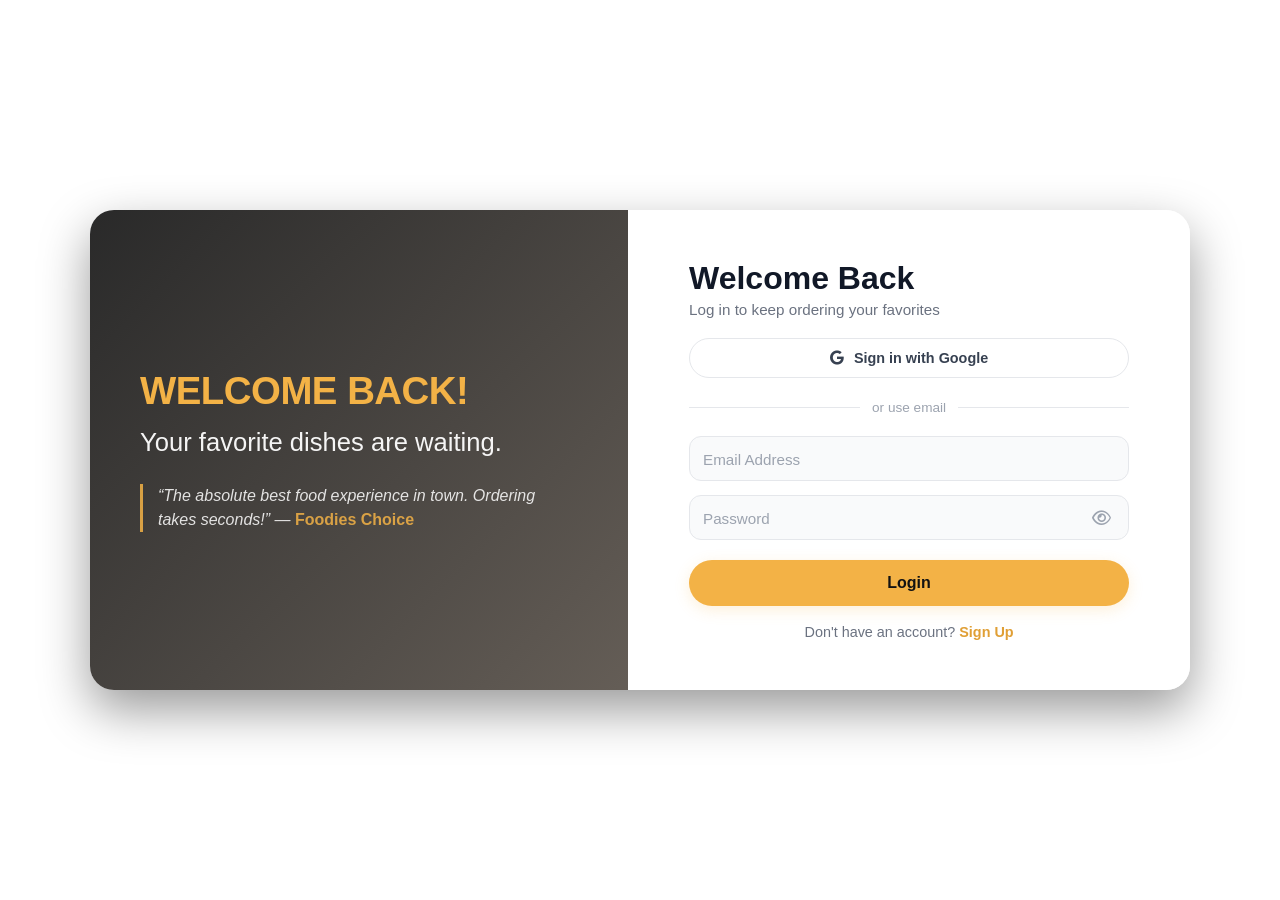
<file: Restaurant website/orders.html>
<!DOCTYPE html>
<html lang="en">
<head>
    <meta charset="UTF-8">
    <meta name="viewport" content="width=device-width, initial-scale=1.0">
    <title>Dashboard - My Orders</title>
    <link rel="stylesheet" href="orders.css">
    <link rel="shortcut icon" href="images/OOAD5V0.jpg">
    <!-- <link rel="stylesheet" href="font-awesome-4.7.0/css/font-awesome.min.css"> -->
     <link rel="stylesheet" href="https://cdnjs.cloudflare.com/ajax/libs/font-awesome/6.4.0/css/all.min.css">
    <!-- <link rel="stylesheet" href="https://cdnjs.cloudflare.com/ajax/libs/font-awesome/6.4.0/css/all.min.css"> -->
</head>
<body>

<div class="dashboard-container">
    
    <aside class="sidebar">
        <div class="sidebar-brand-wrapper">
            <div class="sidebar-logo">
                <img src="images/OOAD5V0.jpg" alt="Restaurant Logo" class="brand-logo-img">
                <div class="brand-text-group">
                    <span class="brand-main">RESTAURANT</span>
                    <span class="brand-sub">Good Food</span>
                </div>
            </div>
            
            <button onclick="logout()" class="btn-logout mobile-logout-btn" title="Log Out">
                <i class="fa-solid fa-right-from-bracket"></i>
            </button>
        </div>

        <nav class="sidebar-menu">
             <a href="index.html" class="menu-item"><i class="fa-solid fa-home"></i>Home</a>
            <a href="menu.html" class="menu-item"><i class="fa-solid fa-cutlery"></i>Menu</a>
            <a href="contact.html" class="menu-item"><i class="fa-solid fa-address-card"></i>Contact</a>
            <a href="profile.html" class="menu-item"><i class="fa-solid fa-user"></i> Profile Settings</a>
            <a href="orders.html" class="menu-item active"><i class="fa-solid fa-history"></i> Order History</a>
            <!-- <a href="#" class="menu-item"><i class="fa-solid fa-heart"></i> Favorites</a>
            <a href="#" class="menu-item"><i class="fa-solid fa-wallet"></i> Payment Methods</a> -->
        </nav>
        <div class="sidebar-footer">
            <button onclick="logout()" class="btn-logout"><i class="fa-solid fa-right-from-bracket"></i> Log Out</button>
        </div>
    </aside>

    <main class="main-content">
        
        <header class="page-title-area">
            <div>
                <h1>Order History</h1>
                <p class="subtitle-text">Manage and track your recent meals and deliveries</p>
            </div>
            <div class="summary-counter">
                <span id="order-count-badge">0</span> Orders Placed
            </div>
        </header>

        <section class="orders-grid-wrapper" id="orders-container"></section>

    </main>

</div>

 <footer class="footer">
            <div class="footer-container">
                <div class="footer-content">
                    <div class="footer-section">
                        <h3>Dumnamene Fyneface</h3>
                        <p class="full">Full Stack Web Developer crafting modern, responsive websites for real impact.</p>
                    </div>
                    <div class="footer-section">
                        <h4>Quick Links</h4>
                        <ul class="footer-links">
                            <li><a href="index.html">Home</a></li>
                            <li><a href="#services">Services</a></li>
                            <li><a href="#skills">Skills</a></li>
                            <li><a href="contact.html">Contact</a></li>
                        </ul>
                    </div>
                    <div class="footer-section">
                        <h4>Follow Me</h4>
                        <div class="footer-social">
                            <a href="#"><i style="color: #f9c74f;" class="fab fa-instagram"></i></a>
                            <a href="#"><i style="color: #f9c74f;" class="fab fa-facebook"></i></a>
                            <a href="#"><i style="color: #f9c74f;" class="fab fa-twitter"></i></a>
                            <a href="https://github.com/delight15"><i style="color: #f9c74f;" class="fab fa-github"></i></a>
                        </div>
                    </div>
                    <div class="footer-section">
                        <h4>Contact</h4>
                        <p class="full">Email: dumnamenefyneface@gmail.com</p>
                        <p class="full">Phone: +234 814 562 8461</p>
                    </div>
                </div>
                <div class="footer-bottom">
                    <p class="full" style="color: white; font-size: 1rem;text-align: center;">&copy; 2024 Dumnamene Fyneface. All rights reserved.</p>
                </div>
            </div>
        </footer>

<script>
// Authentication check loop
const user = JSON.parse(localStorage.getItem("currentUser"));
if(!user){
    window.location.href = "login.html";
}

// Simulated mock database retrieval logic matching your architecture
const orders = JSON.parse(localStorage.getItem("orders")) || [];
const container = document.getElementById("orders-container");
document.getElementById("order-count-badge").innerText = orders.length;

if(orders.length === 0){
    container.innerHTML = `
        <div class="empty-orders-state">
            <i class="fa-solid fa-utensils"></i>
            <h3>No orders yet</h3>
            <p>Hungry? Explore our delicious menu items and place your first order!</p>
            <a href="menu.html" class="btn-shop-now">View Our Menu</a>
        </div>
    `;
} else {
    // Array order array inversion matching reverse timeline placement
    [...orders].reverse().forEach(order => {
        const orderBox = document.createElement("div");
        orderBox.classList.add("order-card");

        // Dynamic helper status mapping loops for realistic mock tracking simulations
        const statuses = ["Pending", "Preparing", "In Transit", "Delivered"];
        // Pick a status pseudo-randomly tied to Order ID or default safely to 'Delivered'
        const globalStatus = statuses[order.id % statuses.length] || "Delivered";
        
        let statusBadgeClass = globalStatus.toLowerCase().replace(" ", "-");

        let itemsHTML = "";

        order.items.forEach((item, index) => {
            // Give individual products standalone lifecycle labels matching global tracking parameters
            const itemStatus = index === 0 ? globalStatus : "Delivered";
            let itemBadgeClass = itemStatus.toLowerCase().replace(" ", "-");

            itemsHTML += `
                <div class="order-item">
                    <img src="${item.image || 'images/image_32bdcf.jpg'}" alt="${item.name}" onerror="this.src='images/image_32bdcf.jpg'">
                    <div class="item-details">
                        <h4>${item.name}</h4>
                        <p class="item-meta">Quantity: <strong>${item.quantity}</strong> • Price: <strong>${item.price}</strong></p>
                    </div>
                    <div class="item-status-wrapper">
                        <span class="product-status-tag tag-${itemBadgeClass}">${itemStatus}</span>
                    </div>
                </div>
            `;
        });

        orderBox.innerHTML = `
            <div class="order-header">
                <div class="header-meta-group">
                    <div class="order-id-block">
                        <span class="label-heading">ORDER ID</span>
                        <h3>#${order.id || '0000'}</h3>
                    </div>
                    <div class="order-date-block">
                        <span class="label-heading">DATE PLACED</span>
                        <p>${order.date || 'Today'}</p>
                    </div>
                </div>
                <div class="header-status-group">
                    <span class="global-status-banner state-${statusBadgeClass}">
                        <i class="fa-solid fa-circle"></i> ${globalStatus}
                    </span>
                </div>
            </div>

            <div class="order-body">
                ${itemsHTML}
            </div>

            <div class="order-footer">
                <div class="footer-summary-group">
                    <span class="total-label">Total Paid Amount</span>
                    <strong class="total-price-tag">₦${order.total}</strong>
                </div>
                <button class="btn-reorder" onclick="alert('Items added back to cart!')">
                    <i class="fa-solid fa-rotate-right"></i> Reorder
                </button>
            </div>
        `;

        container.appendChild(orderBox);
    });
}

function logout() {
    localStorage.removeItem("currentUser");
    window.location.href = "login.html";
}
</script>

</body>
</html>
</file>
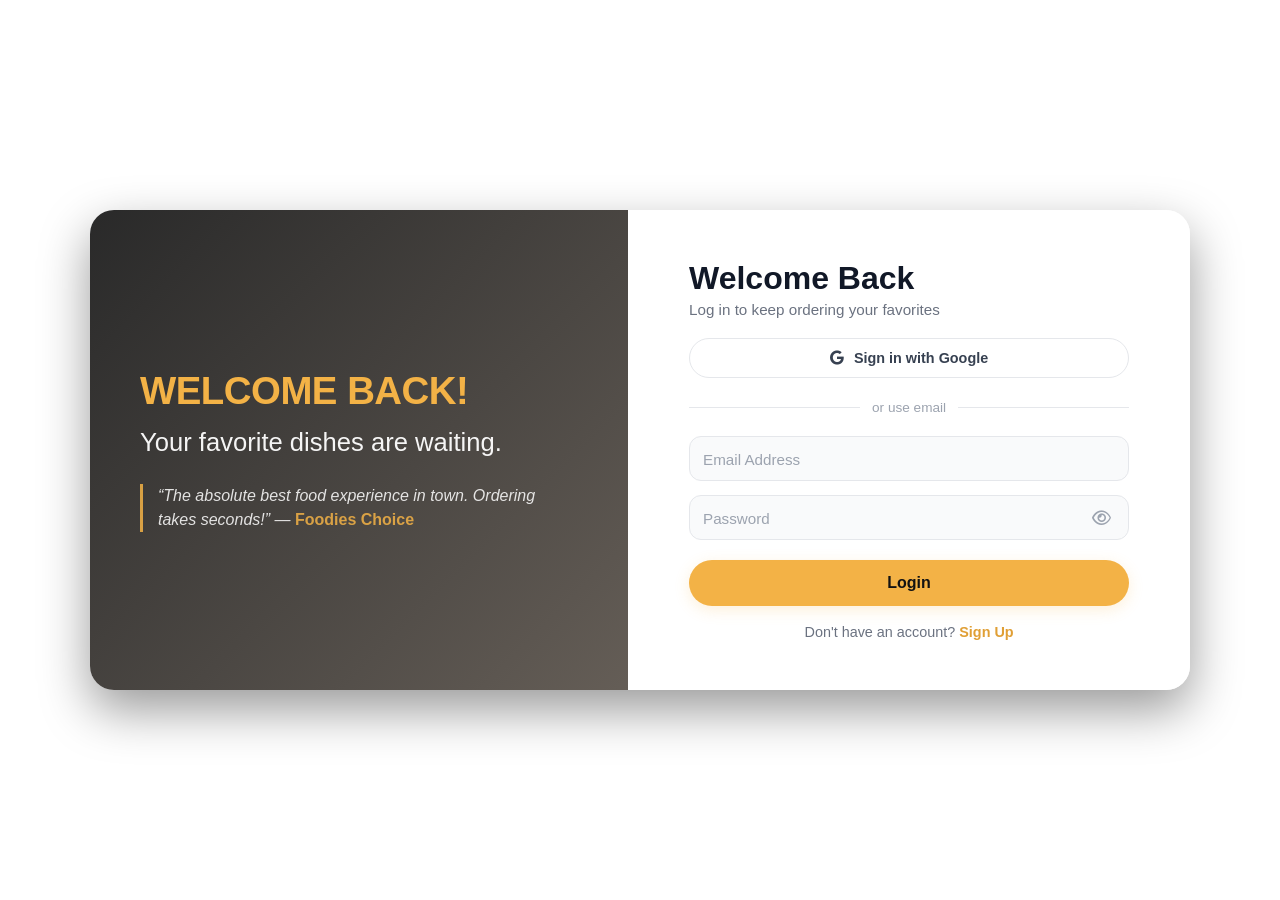
<file: Restaurant website/profile.html>
<!DOCTYPE html>
<html lang="en">
<head>
    <meta charset="UTF-8">
    <meta name="viewport" content="width=device-width, initial-scale=1.0">
    <title>Dashboard - Your Profile</title>
    <link rel="stylesheet" href="profile.css">
    <link rel="shortcut icon" href="images/OOAD5V0.jpg">
    <link rel="stylesheet" href="https://cdnjs.cloudflare.com/ajax/libs/font-awesome/6.4.0/css/all.min.css">
    <!-- <link rel="stylesheet" href="font-awesome-4.7.0/css/font-awesome.min.css"> -->
</head>
<body>

<div class="dashboard-container">
    
    <aside class="sidebar">
        <div class="sidebar-brand-wrapper">
            <div class="sidebar-logo">
                <img src="images/OOAD5V0.jpg" alt="Restaurant Logo" class="brand-logo-img">
                <div class="brand-text-group">
                    <span class="brand-main">MY RESTAURANT</span>
                    <span class="brand-sub">Good Food</span>
                </div>
            </div>
            
            <button onclick="logout()" class="btn-logout mobile-logout-btn" title="Log Out">
                <i class="fa fa-sign-out" aria-hidden="true"></i>
            </button>
        </div>

        <nav class="sidebar-menu">
            <a href="index.html" class="menu-item"><i class="fa-solid fa-home"></i>Home</a>
            <a href="menu.html" class="menu-item"><i class="fa-solid fa-cutlery"></i>Menu</a>
            <a href="contact.html" class="menu-item"><i class="fa-solid fa-address-card"></i>Contact</a>
            <!-- <a href="profile.html" class="menu-item"><i class="fa-solid fa-user"></i> Profile Settings</a> -->

            <a href="#" class="menu-item active" ><i class="fa-solid fa-user"></i> Profile Settings</a>
            <a href="orders.html" class="menu-item"><i class="fa-solid fa-history"></i> Order History</a>
            <!-- <a href="#" class="menu-item"><i class="fa-solid fa-heart"></i> Favorites</a>
            <a href="#" class="menu-item"><i class="fa-solid fa-wallet"></i> Payment Methods</a> -->
        </nav>
        <div class="sidebar-footer">
            <button onclick="logout()" class="btn-logout"><i class="fa-solid fa-right-from-bracket"></i> Log Out</button>
        </div>
    </aside>

    <main class="main-content">
        
        <header class="profile-header-card">
            <div class="user-avatar-wrapper">
                <div id="avatarBadge" class="avatar-circle">U</div>
            </div>
            <div class="user-meta">
                <h1 id="greetingName">Welcome Back!</h1>
                <p id="userSubEmail"><i class="fa fa-envelope" aria-hidden="true"></i> loading...</p>
                <span class="status-badge"><i class="fa fa-check-circle" aria-hidden="true"></i> Verified Member</span>
            </div>
        </header>

        <section class="form-sections-grid">
            
            <div class="form-card">
                <div class="card-title">
                    <i class="fa fa-id-card"></i>
                    <h3>Personal Information</h3>
                </div>
                
                <div class="input-stack">
                    <div class="input-field-group">
                        <label for="name">Full Name</label>
                        <div class="input-with-icon">
                            <i class="fa fa-user"></i>
                            <input id="name" type="text" placeholder="Enter full name">
                        </div>
                    </div>

                    <div class="input-field-group">
                        <label for="email">Account Email</label>
                        <div class="input-with-icon disabled-group">
                            <i class="fa fa-envelope"></i>
                            <input id="email" type="text" disabled>
                        </div>
                    </div>

                    <div class="input-field-group">
                        <label for="phone">Phone Number</label>
                        <div class="input-with-icon">
                            <i class="fa fa-phone"></i>
                            <input id="phone" type="text" placeholder="Enter phone number">
                        </div>
                    </div>

                    <div class="input-field-group">
                        <label for="password">Password</label>
                        <div class="input-with-icon">
                            <i class="fa fa-lock"></i>
                            <input id="password" type="password" placeholder="Enter password">
                        </div>
                    </div>
                </div>

                <button onclick="saveProfile()" class="btn-primary">
                    <i class="fa-regular fa-floppy-disk"></i> Save Changes
                </button>
            </div>

            <div class="form-card">
                <div class="card-title">
                    <i class="fa fa-location-dot"></i>
                    <h3>Delivery Addresses</h3>
                </div>
                
                <div class="input-stack">
                    <div class="grid-subfields">
                        <div class="input-field-group">
                            <label for="city">City</label>
                            <input id="city" type="text" placeholder="City">
                        </div>
                        <div class="input-field-group">
                            <label for="state">State</label>
                            <input id="state" type="text" placeholder="State">
                        </div>
                    </div>

                    <div class="input-field-group">
                        <label for="country">Country</label>
                        <input id="country" type="text" placeholder="Country">
                    </div>

                    <div class="input-field-group">
                        <label for="address">Full Delivery Street Address</label>
                        <textarea id="address" rows="3" placeholder="No delivery address configured yet. Street addresses update automatically during ordering checkout loops."></textarea>
                    </div>
                </div>

                <button onclick="saveAddress()" class="btn-primary btn-accent">
                    <i class="fa fa-map-location-dot"></i> Update Address
                </button>
            </div>

        </section>

    </main>

</div>

 <footer class="footer">
            <div class="footer-container">
                <div class="footer-content">
                    <div class="footer-section">
                        <h3>Dumnamene Fyneface</h3>
                        <p class="full">Full Stack Web Developer crafting modern, responsive websites for real impact.</p>
                    </div>
                    <div class="footer-section">
                        <h4>Quick Links</h4>
                        <ul class="footer-links">
                            <li><a href="index.html">Home</a></li>
                            <li><a href="#services">Services</a></li>
                            <li><a href="#skills">Skills</a></li>
                            <li><a href="contact.html">Contact</a></li>
                        </ul>
                    </div>
                    <div class="footer-section">
                        <h4>Follow Me</h4>
                        <div class="footer-social">
                            <a href="#"><i style="color: #f9c74f;" class="fab fa-instagram"></i></a>
                            <a href="#"><i style="color: #f9c74f;" class="fab fa-facebook"></i></a>
                            <a href="#"><i style="color: #f9c74f;" class="fab fa-twitter"></i></a>
                            <a href="https://github.com/delight15"><i style="color: #f9c74f;" class="fab fa-github"></i></a>
                        </div>
                    </div>
                    <div class="footer-section">
                        <h4>Contact</h4>
                        <p class="full">Email: dumnamenefyneface@gmail.com</p>
                        <p class="full">Phone: +234 814 562 8461</p>
                    </div>
                </div>
                <div class="footer-bottom">
                    <p class="full" style="color: white; font-size: 1rem;text-align: center;">&copy; 2024 Dumnamene Fyneface. All rights reserved.</p>
                </div>
            </div>
        </footer>

<script>
const user = JSON.parse(localStorage.getItem("currentUser"));

if(!user){
    window.location.href = "login.html";
}

document.getElementById("name").value = user.fullname || "";
document.getElementById("email").value = user.email || "";
document.getElementById("phone").value = user.phone || "";
document.getElementById("password").value = user.password || "";

document.getElementById("city").value = user.city || "";
document.getElementById("state").value = user.state || "";
document.getElementById("country").value = user.country || "";
document.getElementById("address").value = user.address || "";

if(user.fullname) {
    document.getElementById("greetingName").innerText = user.fullname;
    document.getElementById("avatarBadge").innerText = user.fullname.charAt(0).toUpperCase();
}
if(user.email) {
    document.getElementById("userSubEmail").innerHTML = `<i class="fa fa-envelope"></i> ${user.email}`;
}

function saveProfile(){
    let users = JSON.parse(localStorage.getItem("users")) || [];
    
    const updatedUser = {
        ...user,
        fullname: document.getElementById("name").value,
        phone: document.getElementById("phone").value,
        password: document.getElementById("password").value
    };

    const index = users.findIndex(u => u.email === user.email);
    if(index !== -1) {
        users[index] = updatedUser;
    }

    localStorage.setItem("users", JSON.stringify(users));
    localStorage.setItem("currentUser", JSON.stringify(updatedUser));

    document.getElementById("greetingName").innerText = updatedUser.fullname;
    document.getElementById("avatarBadge").innerText = updatedUser.fullname.charAt(0).toUpperCase();

    alert("Profile updated successfully!");
}

function saveAddress(){
    let users = JSON.parse(localStorage.getItem("users")) || [];

    const updatedUser = {
        ...user,
        city: document.getElementById("city").value,
        state: document.getElementById("state").value,
        country: document.getElementById("country").value,
        address: document.getElementById("address").value
    };

    const index = users.findIndex(u => u.email === user.email);
    if(index !== -1) {
        users[index] = updatedUser;
    }

    localStorage.setItem("users", JSON.stringify(users));
    localStorage.setItem("currentUser", JSON.stringify(updatedUser));

    alert("Address updated successfully!");
}

function logout() {
    localStorage.removeItem("currentUser");
    window.location.href = "login.html";
}
</script>

</body>
</html>
</file>
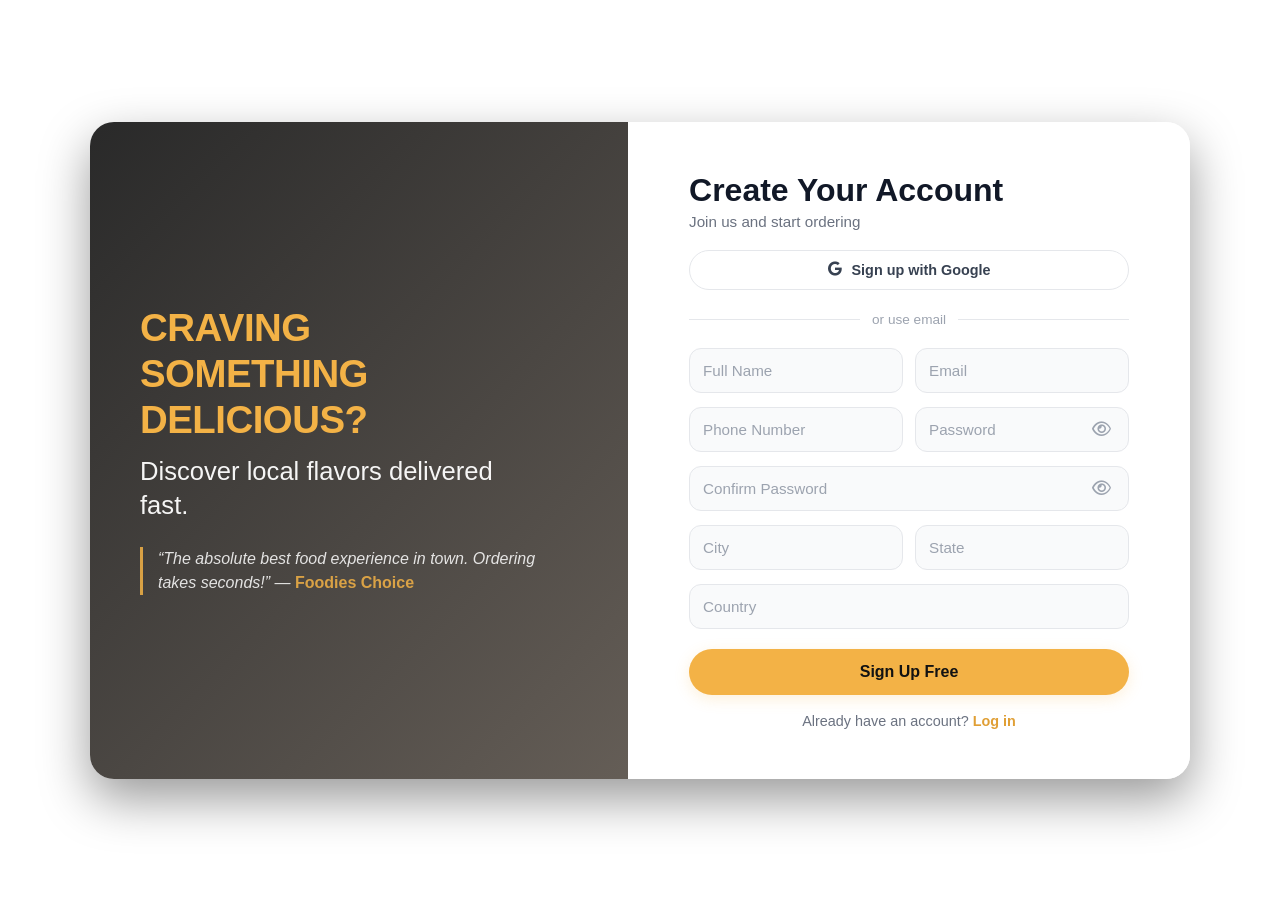
<file: Restaurant website/signup.html>
<!DOCTYPE html>
<html lang="en">
<head>
    <meta charset="UTF-8">
    <meta name="viewport" content="width=device-width, initial-scale=1.0">
    <title>Sign Up - Create Account</title>
    <link rel="sshortcut icon" href="images/OOAD5V0.jpg">
    <link rel="stylesheet" href="auth.css">
    <link rel="stylesheet" href="https://cdnjs.cloudflare.com/ajax/libs/font-awesome/6.4.0/css/all.min.css">
</head>
<body>

<div class="auth-container">
    
    <div class="brand-panel">
        <div class="image-overlay"></div>
        <div class="brand-content">
            <h1>CRAVING SOMETHING DELICIOUS?</h1>
            <h2>Discover local flavors delivered fast.</h2>
            <p class="testimonial">“The absolute best food experience in town. Ordering takes seconds!” — <span>Foodies Choice</span></p>
        </div>
    </div>

    <div class="form-panel">
        <div class="form-wrapper">
            
            <div class="form-header">
                <h2>Create Your Account</h2>
                <p class="subtitle">Join us and start ordering</p>
            </div>

            <div class="social-auth">
                <button class="btn-social google-btn">
                    <i class="fa-brands fa-google"></i> Sign up with Google
                </button>
                 
            </div>

            <div class="divider">
                <span>or use email</span>
            </div>

            <div class="grid">
                <div class="input-group">
                    <input type="text" id="fullname" placeholder=" " required>
                    <label for="fullname">Full Name</label>
                </div>
                <div class="input-group">
                    <input type="email" id="email" placeholder=" " required>
                    <label for="email">Email</label>
                </div>

                <div class="input-group">
                    <input type="text" id="phone" placeholder=" " required>
                    <label for="phone">Phone Number</label>
                </div>
                <div class="input-group password-group">
                    <input type="password" id="password" placeholder=" " required>
                    <label for="password">Password</label>
                    <i class="fa-regular fa-eye toggle-password" onclick="togglePassword('password', this)"></i>
                </div>

                <div class="input-group password-group full-width">
                    <input type="password" id="confirmPassword" placeholder=" " required>
                    <label for="confirmPassword">Confirm Password</label>
                    <i class="fa-regular fa-eye toggle-password" onclick="togglePassword('confirmPassword', this)"></i>
                </div>

                <div class="input-group">
                    <input type="text" id="city" placeholder=" " required>
                    <label for="city">City</label>
                </div>
                <div class="input-group">
                    <input type="text" id="state" placeholder=" " required>
                    <label for="state">State</label>
                </div>
                
                <div class="input-group full-width">
                    <input type="text" id="country" placeholder=" " required>
                    <label for="country">Country</label>
                </div>
            </div>

            <button class="btn-submit" onclick="signup()">Sign Up Free</button>

            <p class="switch">Already have an account? <a href="login.html">Log in</a></p>
        </div>
    </div>

</div>

<script>
function togglePassword(inputId, eyeIcon) {
    const passwordInput = document.getElementById(inputId);
    if (passwordInput.type === "password") {
        passwordInput.type = "text";
        eyeIcon.classList.remove("fa-eye");
        eyeIcon.classList.add("fa-eye-slash");
    } else {
        passwordInput.type = "password";
        eyeIcon.classList.remove("fa-eye-slash");
        eyeIcon.classList.add("fa-eye");
    }
}

function signup(){
    const passwordValue = document.getElementById("password").value;
    const confirmPasswordValue = document.getElementById("confirmPassword").value;

    if (passwordValue !== confirmPasswordValue) {
        alert("Passwords do not match!");
        return;
    }

    const user = {
        fullname: document.getElementById("fullname").value,
        email: document.getElementById("email").value,
        phone: document.getElementById("phone").value,
        password: passwordValue,
        city: document.getElementById("city").value,
        state: document.getElementById("state").value,
        country: document.getElementById("country").value,
        address: "" 
    };

    if(!user.fullname || !user.email || !user.password){
        alert("Please fill out the required fields.");
        return;
    }

    let users = JSON.parse(localStorage.getItem("users")) || [];
    const exists = users.find(u => u.email === user.email);

    if(exists){
        alert("Email already exists");
        return;
    }

    users.push(user);
    localStorage.setItem("users", JSON.stringify(users));
    alert("Account created successfully!");
    window.location.href = "login.html";
}
</script>

</body>
</html>
</file>
<file: Restaurant website/contact.css>
*{
    margin: 0;
    padding: 0;
    box-sizing: border-box;
    color: black;
    font-family: Arial, Helvetica, sans-serif;
}
.navbar{
    position: absolute;
    inset: 0 auto auto 0;
    display: flex;
    align-items: center;
    justify-content: space-between;
    width: 100%;
    background: rgba(11, 11, 11, 0.96);
    padding: 10px 40px;
    z-index: 3;
    transition: background 0.5s ease, box-shadow 0.3s ease, padding 0.3s ease;
}
#cart-number{
    background: #f9c74f;
    color: #ffffff;

    position: absolute;

    top: -20px;
    left: -1px;
    right: 10px;

    width: 22px;
    height: 22px;

    border-radius: 50%;

    display: flex;
    justify-content: center;
    align-items: center;

    font-size: 13px;
    font-weight: bold;
}
#open{
    color: rgb(255, 255, 255);
    display: none;
    /* z-index: 3; */
    /* inset: 0; */
}
#close{
    color: rgb(255, 255, 255);
    display: none;
}
#overlay2{
    background: rgba(0,0,0,0.7);
    inset: 0;
    z-index: 6;
    position: fixed;
    display: none;
    
}
/* .navbar.scrolled{
    position: fixed;
    top: 0;
    left: 0;
    background: rgba(11, 11, 11, 0.96);
    box-shadow: 0 8px 24px rgba(0, 0, 0, 0.25);
    padding: 0 40px;
    z-index: 20;
} */
.responsive{
    display: flex;
    gap: 20px;
}
.navbar .logo{
    height: 60px;
    /* padding: 20px; */
    width: 50px;
    border-radius: 50%;
    overflow: hidden;
}
.navbar .logo img{
    width: 100%;
    height: 100%;
    object-fit: cover;
    border-radius: 50%;
    object-position: 50% 50%;
    display: block;
}
.nav-links ul,
.other-nav{
    display: flex;
    align-items: center;
    gap: 24px;
}
.nav-links ul{
    list-style: none;
}
.nav-links li{
    padding: 0 12px;
    transition: 0.6s ease;
}
.nav-links ul li:hover{
    transform: translateY(-4px);
}
.nav-links a,
.other-nav a{
    text-decoration: none;
    color: #fff;
    font-weight: 500;
}
.nav-links a:hover,
.other-nav a:hover{
    color: #f9c74f;
}
.other-nav{
    list-style: none;
    gap: 18px;
    /* padding: 10px; */
}
.other-nav li{
    list-style: none;
    position: relative;
}

.other-nav i{
    font-size: 18px;
}
.contact-section{
    margin-top: 90px;
}
.contact-container{
    max-width: 1120px;
    margin: 0 auto;
    padding: 2rem;
}
.contact-card{
    display: grid;
    grid-template-columns: 1fr 1fr;
    gap: 2rem;
    background: rgba(255,255,255,0.07);
    border: 1px solid rgba(255,255,255,0.14);
    border-radius: 30px;
    padding: 2.5rem;
    box-shadow: 0 20px 60px rgba(0,0,0,0.25);
}
.contact-info{
    display: flex;
    flex-direction: column;
    justify-content: center;
    gap: 1.5rem;
}

.back-icon{
    width:45px;
    height:45px;

    background:white;
    margin-bottom: 25px;

    border-radius:50%;

    display:flex;
    justify-content:center;
    align-items:center;

    box-shadow:0 3px 10px rgba(0,0,0,0.1);

    cursor:pointer;
}

.back-icon i{
    font-size:18px;
}
.contact-text{
    color: #d3dce9;
    line-height: 1.8;
    max-width: 35rem;
}
.info-list{
    display: grid;
    gap: 1rem;
}
.info-item{
    display: flex;
    align-items: center;
    gap: 0.9rem;
    color: #eef2f7;
    font-size: 0.98rem;
}
.info-item i{
    width: 38px;
    height: 38px;
    display: grid;
    place-items: center;
    border-radius: 12px;
    background: rgba(255,255,255,0.08);
    color: #ffb300;
}
.contact-social{
    display: flex;
    gap: 1rem;
}
.contact-social a{
    width: 44px;
    height: 44px;
    display: grid;
    place-items: center;
    border-radius: 50%;
    background: rgba(255,255,255,0.08);
    color: white;
    text-decoration: none;
    transition: transform 0.3s ease, background 0.3s ease;
}
.contact-social a:hover{
    transform: translateY(-3px);
    background: rgba(102,179,255,0.18);
}
.contact-form{
    display: flex;
    flex-direction: column;
    gap: 1.2rem;
}
.input-group{
    display: flex;
    flex-direction: column;
    gap: 0.5rem;
}
.input-group label{
    color: #000000;
    font-size: 0.95rem;
    font-weight: bold;
}
.contact-form input,
.contact-form textarea{
    width: 100%;
    background-color: rgba(255,255,255,0.05);
    border: 1px solid black;
    padding: 16px;
    border-radius: 14px;
    color: rgb(0, 0, 0);
    font-size: 1rem;
}
.contact-form textarea{
    min-height: 200px;
    resize: vertical;
}
.contact-form input:focus,
.contact-form textarea:focus{
    outline: none;
    border-color: #f9c74f;
    box-shadow: #f9c74f;
}
.contact-form .btn{
    width: fit-content;
    padding: 14px 30px;
    background-color: #f9c74f;
    border-radius: 999px;
    border: none;
    font-size: 1rem;
}
.footer{
    background: #000000;
    border-top: 1px solid rgba(255,255,255,0.1);
    padding: 3rem 2rem 1rem;
    margin-top: 4.2rem;
}
.footer-container{
    max-width: 1120px;
    margin: 0 auto;
}
.footer-content{
    display: grid;
    grid-template-columns: repeat(auto-fit, minmax(220px, 1fr));
    gap: 2rem;
    margin-bottom: 2rem;
}
.footer-section{
    display: flex;
    flex-direction: column;
    gap: 1rem;
}
.footer-section h3{
    color: #f9c74f;
    font-size: 1.2rem;
    margin-bottom: 0.5rem;
}
.footer-section h4{
    color: #f9c74f;
    font-size: 1rem;
}
.footer-section p{
    color: rgb(255, 255, 255);
    line-height: 1.6;
    font-size: 0.95rem;
}
.footer-links{
    list-style: none;
    display: flex;
    flex-direction: column;
    gap: 0.5rem;
}
.footer-links a{
    color: #cbd5e1;
    text-decoration: none;
    transition: color 0.3s ease;
}
.footer-links a:hover{
    color: #66b3ff;
}
.footer-social{
    display: flex;
    gap: 1rem;
}
.footer-social a{
    width: 40px;
    height: 40px;
    display: grid;
    place-items: center;
    border-radius: 50%;
    background: rgba(255,255,255,0.08);
    color: white;
    text-decoration: none;
    transition: transform 0.3s ease, background 0.3s ease;
}
.footer-social a:hover{
    transform: translateY(-3px);
    background: rgba(102,179,255,0.18);
}
.footer-bottom{ 
    text-align: center;
    padding-top: 1.5rem;
    border-top: 1px solid rgba(255,255,255,0.05);
    color: #7fb5d3;
    font-size: 0.9rem;
}
@media (max-width: 900px){
    .footer{
        padding: 2rem 1rem 1rem;
    }
    .footer-content{
        grid-template-columns: 1fr;
        gap: 1.5rem;
    }
}
@media (max-width: 600px) {
    .contact-container {
        padding: 1rem;
    }

    .contact-card {
        grid-template-columns: 1fr;
        gap: 1.2rem;
        padding: 1.5rem;
    }

    .contact-info {
        gap: 1rem;
    }

    .contact-text {
        max-width: 100%;
    }

    .info-list {
        gap: 0.85rem;
    }

    .info-item {
        gap: 0.75rem;
    }

    .info-item i {
        width: 32px;
        height: 32px;
    }

    .contact-social {
        flex-wrap: wrap;
    }

    .contact-social a {
        width: 40px;
        height: 40px;
    }

    .contact-form .btn {
        width: 100%;
        padding: 14px;
    }

    .section-heading {
        font-size: 2rem;
    }

    .footer {
        padding: 1.5rem 1rem 1rem;
    }

    .footer-bottom {
        font-size: 0.85rem;
    }
}


    
@media (max-width: 830px) {
    .navbar{
        flex-wrap: wrap;
        padding: 10px 24px;
        gap: 14px;
    }
    .nav-links ul{
        gap: 16px;
        flex-wrap: wrap;
        justify-content: center;
    }
    p{
        font-size: 1.3rem;
    }
    .nav-links li{
        padding: 10px 8px;
    }
}
@media (max-width: 700px){
    
    .navbar{
        position: fixed;
        top: 0;
        left: 0;
        width: 100%;
        background-color: #111010;
        z-index: 20;
    }
    .contact-section{
        margin-top: 100px;
    }

    #open{
        display: block;
        cursor: pointer;

    }
    #open:hover{
        color: #f9c74f;
    }
    .nav-links{
        position: fixed;
        top: -1000%;
        left: 0;
        height: 250px;
        z-index: 21;
        width: 100%;
        margin: 0;
        padding: 5px 20px 0 20px;
        background-color:black;
        border-bottom: 2px solid white;
        transition: top 500ms ease-in-out;
    }
    .nav-links ul{
        flex-direction: column;
        margin-top: 44px;
    }
    #close{
        display: none;
        position: absolute;
        top: 12px;
        right: 16px;
        cursor: pointer;
        color: #fff;
        padding: 8px;
        border-radius: 50%;
        transition: background 0.2s ease;
    }
    #close:hover{
        background: rgba(255, 255, 255, 0.15);
    }
    .nav-links ul li a{
        color: white;
    }
    .nav-links.show{
        top: 0;
    }
    .nav-links.show #close{
        display: block;
    }
    #overlay2{
        background: rgba(0,0,0,0.7);
        inset: 0;
        z-index: 5;
        position: fixed;
        display: none;
    }
    body.nav-open #overlay2{
        display: block;
    }
    .responsive{
        flex-direction: column;
        gap: 10px;
        background-color: #111010;
        width: 90%;
        text-align: center;
        margin-top: 20px;
        /* margin: auto; */
    }
    .food-description{
        text-align: center;
    }
    /* #overlay ~ .nav-links.show{
        display: block;
    } */

   
}
</file>
<file: Restaurant website/menu.css>
*{
    margin: 0;
    padding: 0;
    box-sizing: border-box;
}

body{
    font-family: Arial, sans-serif;
    overflow-x: hidden;
}

.background-image{
    height: 100vh;
    background-image: linear-gradient(rgba(0,0,0,0.6), rgba(0,0,0,0.6)), url('images/—Pngtree—wine\ tasting\ in\ vineyard\ wooden_16251036.jpg');
    background-size: cover;
    background-repeat: no-repeat;
    background-position: center;
}
#open{
    color: rgb(255, 255, 255);
    display: none;
    /* z-index: 3; */
    /* inset: 0; */
}
#cart-number{
    background: #f9c74f;
    color: #ffffff;

    position: absolute;

    top: -20px;
    left: -1px;
    right: 10px;

    width: 22px;
    height: 22px;
    /* z-index: -9px; */

    border-radius: 50%;

    display: flex;
    justify-content: center;
    align-items: center;

    font-size: 13px;
    font-weight: bold;
}
.nav-navigation{
    display: flex;
    gap: 5px;
    padding: 0 44px;
    width: 70%;
    /* margin: auto; */
    /* background-color: lightblue; */
    /* border: 2px solid black; */
}
.nav1 a{
    text-decoration: none;
    font-size: 1.3rem;
    
    
}
.nav1 a:hover{
    text-decoration: underline;
}
#close{
    color: rgb(255, 255, 255);
    display: none;
}
.navbar{
    position: absolute;
    inset: 0 auto auto 0;
    display: flex;
    align-items: center;
    justify-content: space-between;
    width: 100%;
    padding: 10px 80px;
    z-index: 3;
    transition: background 0.5s ease, box-shadow 0.3s ease, padding 0.3s ease;
}

#overlay2{
    background: rgba(0,0,0,0.7);
    inset: 0;
    z-index: 6;
    position: fixed;
    display: none;
    
}
.navbar.scrolled{
    position: fixed;
    top: 0;
    left: 0;
    background: rgba(11, 11, 11, 0.96);
    box-shadow: 0 8px 24px rgba(0, 0, 0, 0.25);
    padding: 10px 40px;
    z-index: 20;
}
.responsive{
    display: flex;
    gap: 20px;
}
.navbar .logo{
    height: 50px;
    width: 50px;
    border-radius: 50%;
    overflow: hidden;
}
.navbar .logo img{
    width: 100%;
    height: 100%;
    object-fit: cover;
    border-radius: 50%;
    object-position: 50% 50%;
    display: block;
}
.nav-links ul,
.other-nav{
    display: flex;
    align-items: center;
    gap: 24px;
}
.nav-links ul{
    list-style: none;
}
.nav-links li{
    padding: 0 12px;
    transition: 0.6s ease;
}
.nav-links ul li:hover{
    transform: translateY(-4px);
}
.nav-links a,
.other-nav a{
    text-decoration: none;
    color: #fff;
    font-weight: 500;
}
.nav-links a:hover,
.other-nav a:hover{
    color: #f9c74f;
}
.other-nav{
    list-style: none;
    gap: 18px;
}
.other-nav li{
    list-style: none;
    position: relative;
}
.other-nav i{
    font-size: 18px;
}

.content{
    width: 80%;
    margin: auto;
    display: flex;
    flex-direction: column;
    justify-content: center;
    align-items: center;
    height: calc(100vh - 80px);
    text-align: center;
}

.content h1{
    color: white;
    font-size: 4rem;
    margin-bottom: 25px;
    letter-spacing: 2px;
    text-shadow: 0 4px 10px rgba(0,0,0,0.4);
}

.content .search{
    /* width: 100%; */
    /* text-align: center; */
    width: 70%;
    position: relative;

    /* border: 2px solid white; */
}

.content .search input{
    width: 100%;
    padding: 16px 55px 16px 25px;
    border: none;
    border-radius: 40px;
    font-size: 1rem;
    background: rgba(255,255,255,0.92);

}
.content .search input:focus{
    outline: none;
    box-shadow: 0 0 15px rgba(255,255,255,0.6);
}



.content .search input::placeholder{
    color: #999;
}

#search{
    position: absolute;
    right: 25px;
    top: 50%;
    transform: translateY(-50%);
    color: #777;
    font-size: 1.1rem;
}

.menu-items{
    padding: 60px 20px;
    background-color: #f9f9f9;
}

.menu-container{
    max-width: 1200px;
    margin: 0 auto;
    display: grid;
    grid-template-columns: repeat(auto-fit, minmax(250px, 1fr));
    gap: 30px;
}
.meals-contents{
    padding: 20px 80px;
    /* border: 2px solid black; */

}
 p{
    font-size: 2.3rem;
    font-weight: bold;
    text-align: center;
    margin-top: 80px;
    /* background: #f9c74f; */
    border-radius: 5px;
    padding: 10px;
}
.menu-categories{
    max-width: 80%;
    margin: auto;
    display: grid;
    margin-bottom: 50px;
    grid-template-columns: repeat(2, 1fr);
    gap: 20px;
    /* border: 2px solid black; */
    border-radius: 20px;
    box-shadow: 0 14px 35px rgba(0, 0, 0, 0.18);
    padding: 20px;
}
.each-menu{
    display: flex;
    justify-content: center;
    align-items: center;
    gap: 20px;
    transition: 0.5s ease;
    border-radius: 20px;
    padding: 10px;
}
.each-menu:hover{
    transform: translateY(-3px);
    border-radius: 20px;
    cursor: pointer;
}
.each-menu .menu-image{
    max-width: 150px;
    height: 90px;
    border-radius: 10px;
}
.menu-image img{
    width: 100%;
    height: 100%;
    border-radius: 10px;
    object-fit: cover;
}
.breakfast-foods{
    display: grid;
    /* padding: 20px; */
    grid-template-columns: repeat(3, 1fr);
    /* border: 2px solid black; */
    gap: 20px;
    margin-bottom: 60px;

}
.each-breakfast{
    /* border: 2px solid black; */
    padding: 20px;
    border-radius: 20px;
    box-shadow: 0 14px 35px rgba(0, 0, 0, 0.18);
    transition: 0.3s ease;
    cursor: pointer;
}
.each-breakfast:hover{
    transform: translateY(-5px);
}
.breakfast-image{
    height: 250px;
    min-height: 250px;
    width: 100%;
    border-radius: 20px 20px;
    margin-bottom: 20px;
}
.breakfast-image img{
    width: 100%;
    height: 100%;
    border-radius: 20px 20px;
    object-fit: cover;
}

.food-description{
    text-align: left;
    font-size: 1.4rem;
    margin-bottom: 10px;
    
}
.food-name{
    margin-bottom: 10px;
    font-size: 1.4rem;
    text-align: left;
    text-transform: uppercase;
}
.price-section{
    display: flex;
    align-items: center;
    gap: 1rem;
    /* padding: 0 1rem 1rem; */
    flex-wrap: wrap;
}
strong{
    font-size: 1.2rem;
}
.price{
    font-weight: bold;
    font-size: 1.2rem;
}
.add-btn{
    margin-left: auto;
    padding: 8px 16px;
    display: inline-flex;
    align-items: center;
    justify-content: center;
    gap: 0.5rem;
    font-size: 0.95rem;
    font-weight: 700;
    white-space: nowrap;
    color: #0b0b0b;
    background: #f9c74f;
    border: none;
    border-radius: 999px;
    cursor: pointer;
    transition: transform 0.2s ease, box-shadow 0.2s ease;
    flex-shrink: 0;
}
.add-btn:hover{
     transform: translateY(-1px);
    box-shadow: 0 10px 18px rgba(0, 0, 0, 0.15);
}
.add-btn a{
    text-decoration: none;
    color: black;
}
.footer{
    background: #000000;
    border-top: 1px solid rgba(255,255,255,0.1);
    padding: 3rem 2rem 1rem;
    margin-top: 3rem;
}
.footer-container{
    max-width: 1120px;
    margin: 0 auto;
}
.footer-content{
    display: grid;
    grid-template-columns: repeat(auto-fit, minmax(220px, 1fr));
    gap: 2rem;
    margin-bottom: 2rem;
}
.footer-section{
    display: flex;
    flex-direction: column;
    gap: 1rem;
}
.footer-section h3{
    color: #f9c74f;
    font-size: 1.2rem;
    /* margin-bottom: 0.5rem; */
}
.footer-section h4{
    color: #f9c74f;
    font-size: 1rem;
}
.footer-section p{
    color: rgb(255, 255, 255);
    line-height: 1.6;
    font-size: 0.95rem;
}
.full{
    margin: 0;
    text-align: left;
}
.footer-links{
    list-style: none;
    display: flex;
    flex-direction: column;
    gap: 0.5rem;
}
.footer-links a{
    color: white;
    text-decoration: none;
    transition: color 0.3s ease;
}
.footer-links a:hover{
    color: rgba(244, 216, 150);
}
.footer-social{
    display: flex;
    gap: 1rem;
}
.footer-social a{
    width: 40px;
    height: 40px;
    display: grid;
    place-items: center;
    border-radius: 50%;
    background: rgba(255,255,255,0.08);
    color: white;
    text-decoration: none;
    transition: transform 0.3s ease, background 0.3s ease;
}
.footer-social a:hover{
    transform: translateY(-3px);
    background: rgb(222, 181, 85, 0.18);
}
.footer-bottom{ 
    text-align: center;
    padding-top: 1.5rem;
    border-top: 1px solid rgba(255,255,255,0.05);
    color: #7fb5d3;
    font-size: 0.9rem;
}
@media (max-width: 900px){
    .footer{
        padding: 2rem 1rem 1rem;
    }
    .footer-content{
        grid-template-columns: 1fr;
        gap: 1.5rem;
    }
}

@media (max-width: 1200px) {
    .price-section{
        justify-content: center;
    }
    .food-name{
        text-align: center;
    }
    .food-description{
        text-align: center;
    }

    .price-section .add-btn{
        width: 100%;
        max-width: 220px;
        margin-left: 0;
        margin-right: 0;
    }
}
@media (max-width: 900px) {
    .breakfast-foods{
        grid-template-columns: repeat(2, minmax(0, 1fr));
    }
    .food-name{
        text-align: center;
    }
    .food-description{
        text-align: center;
    }
}
@media (max-width: 600px) {
    .breakfast-foods{
          grid-template-columns: 1fr;
    }
    .price-section{
        justify-content: center;
    }
    .meals-contents{
        padding: 0;
    }
    .price-section .add-btn{
        width: 100%;
        max-width: 220px;
        margin-left: 0;
        margin-right: 0;
    }
}


@media (max-width: 830px) {
    .navbar{
        flex-wrap: wrap;
        padding: 16px 24px;
        gap: 14px;
    }
    .nav-links ul{
        gap: 16px;
        flex-wrap: wrap;
        justify-content: center;
    }
    p{
        font-size: 1.3rem;
    }
    .nav-links li{
        padding: 10px 8px;
    }
    .menu-categories{
        max-width: 100%;
    }
    .each-menu{
        flex-direction: column;
    }
    .meals-contents{
        padding: 10px 40px;
    }
}

/* for the navbar */
@media (max-width: 700px){
    .background-image{
        height: 100%;
    }
    
    .navbar{
        position: fixed;
        top: 0;
        left: 0;
        width: 100%;
        background-color: transparent;
        z-index: 20;
    }
    .meals-contents{
        padding: 10px 10px;
    }
    .content{
        margin-top: -50px;
        /* border: 2px solid white; */
        width: 100%;
    }
    .content .search input{
        width: 100%;
    }
    .meals-contents p{
        margin: 0;
        font-size: 2rem;
    }
    .content h1{
        font-size: 3rem;
    }
    .content .search{
        width: 90%;
        /* border: 2px solid white; */
    }
    .search input{
        padding: 12px 45px 12px 20px;
        width: 100%;
    }
    .navbar.scrolled{
        background: rgba(11, 11, 11, 0.96);
        box-shadow: 0 8px 24px rgba(0, 0, 0, 0.25);
    }
    #open{
        display: block;
        cursor: pointer;

    }
    #open:hover{
        color: #f9c74f;
    }
    .nav-links{
        position: fixed;
        top: -1000%;
        left: 0;
        height: 250px;
        z-index: 21;
        width: 100%;
        margin: 0;
        padding: 5px 20px 0 20px;
        background-color:black;
        border-bottom: 2px solid white;
        transition: top 500ms ease-in-out;
    }
    .nav-links ul{
        flex-direction: column;
        margin-top: 44px;
    }
    #close{
        display: none;
        position: absolute;
        top: 12px;
        right: 16px;
        cursor: pointer;
        color: #fff;
        padding: 8px;
        border-radius: 50%;
        transition: background 0.2s ease;
    }
    #close:hover{
        background: rgba(255, 255, 255, 0.15);
    }
    .nav-links ul li a{
        color: white;
    }
    .nav-links.show{
        top: 0;
    }
    .nav-links.show #close{
        display: block;
    }
    #overlay2{
        background: rgba(0,0,0,0.7);
        inset: 0;
        z-index: 5;
        position: fixed;
        display: none;
    }
    body.nav-open #overlay2{
        display: block;
    }
    .responsive{
        flex-direction: column;
        gap: 10px;
        background-color: #111010;
        width: 90%;
        text-align: center;
        margin-top: 20px;
        /* margin: auto; */
    }
    .food-description{
        text-align: center;
    }
    /* #overlay ~ .nav-links.show{
        display: block;
    } */

   

}
@media (max-width: 600px){
    
    .food-name, .food-description{
        text-align: center;
    }
    .breakfast-foods{
        grid-template-columns: repeat(2, 1fr);
        gap: 8px;
    }
}

@media (max-width: 500px){
    .menu-categories{
        grid-template-columns: 1fr;
    }
    .search{
        width: 100%;
    }
    .content h1{
        font-size: 2rem;
        margin-bottom: 10px;
    }
    .meals-contents{
        padding: 10px 10px;
    }
    .breakfast-foods{
        grid-template-columns: 1fr;
    }
     .price-section{
        justify-content: center;
    }
    .price-section .add-btn{
        width: 100%;
        max-width: 220px;
        margin-left: 0;
        margin-right: 0;
    }
}
</file>
<file: Restaurant website/auth.css>
* {
    box-sizing: border-box;
    margin: 0;
    padding: 0;
}

body {
    font-family: -apple-system, BlinkMacSystemFont, "Segoe UI", Roboto, Helvetica, Arial, sans-serif;
    /* background-color: #121212;  */
    min-height: 100vh;
    display: flex;
    justify-content: center;
    align-items: center;
    padding: 20px;
}

/* Auth split screen viewport container */
.auth-container {
    display: flex;
    width: 100%;
    max-width: 1100px;
    background: #ffffff;
    border-radius: 24px;
    box-shadow: 0 20px 50px rgba(0, 0, 0, 0.4);
    overflow: hidden;
}

/* ==========================================================================
   LEFT PANEL - BRANDING SIDEBAR (FOOD BACKGROUND & OVERLAY)
   ========================================================================== */
.brand-panel {
    flex: 1;
    background-image: url('https://images.unsplash.com/photo-1504674900247-0877df9cc836?auto=format&fit=crop&w=1000&q=80');
    background-size: cover;
    background-position: center;
    position: relative;
    display: flex;
    align-items: center;
    padding: 50px;
    color: white;
}

.image-overlay {
    position: absolute;
    top: 0;
    left: 0;
    width: 100%;
    height: 100%;
    background: linear-gradient(135deg, rgba(18, 18, 18, 0.9) 0%, rgba(35, 25, 15, 0.7) 100%);
    z-index: 1;
}

.brand-content {
    position: relative;
    z-index: 5;
    max-width: 400px;
}

.brand-content h1 {
    font-size: 2.4rem;
    font-weight: 900;
    line-height: 1.2;
    margin-bottom: 12px;
    letter-spacing: -0.5px;
    color: #f3b246; /* Matching your brand's golden-orange palette exactly */
}

.brand-content h2 {
    font-size: 1.6rem;
    font-weight: 500;
    opacity: 0.95;
    margin-bottom: 25px;
    line-height: 1.3;
}

.brand-content .testimonial {
    font-size: 1rem;
    font-style: italic;
    opacity: 0.85;
    border-left: 3px solid #f3b246;
    padding-left: 15px;
    line-height: 1.5;
}

.brand-content .testimonial span {
    font-weight: bold;
    font-style: normal;
    color: #f3b246;
}

/* ==========================================================================
   RIGHT PANEL - FORM WRAPPER
   ========================================================================== */
.form-panel {
    flex: 1.1;
    background: #ffffff;
    display: flex;
    align-items: center;
    justify-content: center;
    padding: 50px 40px;
}

.form-wrapper {
    width: 100%;
    max-width: 440px;
}

.form-header h2 {
    font-size: 2rem;
    font-weight: 700;
    color: #111827;
    margin-bottom: 4px;
}

.form-header .subtitle {
    color: #6b7280;
    font-size: 0.95rem;
    margin-bottom: 20px;
}

/* Social Buttons */
.social-auth {
    display: flex;
    flex-direction: column;
    gap: 10px;
    margin-bottom: 15px;
}

.btn-social {
    width: 100%;
    padding: 11px;
    border: 1px solid #e5e7eb;
    border-radius: 50px;
    background: #ffffff;
    color: #374151;
    font-weight: 600;
    font-size: 0.9rem;
    cursor: pointer;
    display: flex;
    align-items: center;
    justify-content: center;
    gap: 10px;
    transition: background 0.2s ease, border-color 0.2s ease;
}

.btn-social:hover {
    background: #f9fafb;
    border-color: #d1d5db;
}

/* Divider Line */
.divider {
    text-align: center;
    position: relative;
    margin: 20px 0;
}

.divider::before {
    content: "";
    position: absolute;
    top: 50%;
    left: 0;
    right: 0;
    height: 1px;
    background: #e5e7eb;
    z-index: 1;
}

.divider span {
    background: #ffffff;
    padding: 0 12px;
    color: #9ca3af;
    font-size: 0.85rem;
    position: relative;
    z-index: 2;
}

/* Layout Assemblies */
.grid {
    display: grid;
    grid-template-columns: 1fr 1fr;
    gap: 14px 12px;
}

.flex-column-stack {
    display: flex;
    flex-direction: column;
    gap: 14px;
}

.full-width {
    grid-column: span 2;
}

/* Floating Form Control Fields */
.input-group {
    position: relative;
}

.input-group input {
    width: 100%;
    padding: 13px 14px;
    border: 1px solid #e5e7eb;
    border-radius: 12px;
    font-size: 0.95rem;
    color: #111827;
    background-color: #f9fafb;
    outline: none;
    transition: all 0.2s ease;
}

.input-group label {
    position: absolute;
    left: 14px;
    top: 50%;
    transform: translateY(-50%);
    color: #9ca3af;
    font-size: 0.95rem;
    pointer-events: none;
    transition: all 0.2s ease;
}

/* Input Focus States using the clean brand palette */
.input-group input:focus,
.input-group input:not(:placeholder-shown) {
    background-color: #ffffff;
    border-color: #f3b246;
    padding-top: 18px;
    padding-bottom: 6px;
}

.input-group input:focus + label,
.input-group input:not(:placeholder-shown) + label {
    top: 10px;
    font-size: 0.75rem;
    color: #f3b246;
}

/* Password eye icons toggles */
.password-group input {
    padding-right: 40px;
}

.toggle-password {
    position: absolute;
    right: 14px;
    top: 50%;
    transform: translateY(-50%);
    cursor: pointer;
    color: #9ca3af;
    font-size: 1.05rem;
    z-index: 10;
    padding: 4px;
}

.toggle-password:hover {
    color: #f3b246;
}

.password-group input:focus ~ .toggle-password,
.password-group input:not(:placeholder-shown) ~ .toggle-password {
    top: calc(50% + 4px);
}

/* Main CTA Button styled to perfectly match "View Menu" color */
.btn-submit {
    width: 100%;
    margin-top: 20px;
    padding: 14px;
    background-color: #f3b246;
    border: none;
    color: #121212; /* Dark high-contrast text on gold button background */
    font-size: 1rem;
    font-weight: 700;
    border-radius: 50px;
    cursor: pointer;
    box-shadow: 0 4px 15px rgba(243, 178, 70, 0.2);
    transition: transform 0.15s ease, box-shadow 0.15s ease, background-color 0.15s ease;
}

.btn-submit:hover {
    background-color: #e09f35;
    transform: translateY(-1px);
    box-shadow: 0 6px 20px rgba(243, 178, 70, 0.35);
}

.switch {
    margin-top: 18px;
    font-size: 0.9rem;
    text-align: center;
    color: #6b7280;
}

.switch a {
    color: #e09f35;
    text-decoration: none;
    font-weight: 600;
}

.switch a:hover {
    text-decoration: underline;
}

/* ==========================================================================
   RESPONSIVE MEDIA LAYER
   ========================================================================== */
@media (max-width: 900px) {
    body {
        background-image: url('https://images.unsplash.com/photo-1504674900247-0877df9cc836?auto=format&fit=crop&w=1000&q=80');
        background-size: cover;
        background-position: center;
        background-attachment: fixed;
    }

    .auth-container {
        box-shadow: none;
        background: transparent;
        justify-content: center;
    }

    .brand-panel {
        display: none; 
    }

    .form-panel {
        flex: none;
        width: 100%;
        max-width: 480px;
        background: rgba(255, 255, 255, 0.97); 
        border-radius: 20px;
        box-shadow: 0 15px 35px rgba(0, 0, 0, 0.3);
        padding: 35px 25px;
    }
    
    .divider span {
        background: rgba(255, 255, 255, 0.97); 
    }
}
</file>
<file: Restaurant website/orders.css>
/* ==========================================================================
   GLOBAL RESET & SEAMLESS LIGHT BACKGROUND CANVAS
   ========================================================================== */
* {
    box-sizing: border-box;
    margin: 0;
    padding: 0;
}

body {
    font-family: -apple-system, BlinkMacSystemFont, "Segoe UI", Roboto, Helvetica, Arial, sans-serif;
    background-color: #f8f9fa; /* Sleek elegant light background accent matching your profile view */
    color: #212529;
    min-height: 100vh;
}

.dashboard-container {
    display: flex;
    min-height: 100vh;
    width: 100%;
}

/* ==========================================================================
   NAVIGATION SIDEBAR STYLES (Kept premium dark for rich brand contrast)
   ========================================================================== */
.sidebar {
    width: 260px;
    background-color: #111111; 
    border-right: 1px solid #222222;
    display: flex;
    flex-direction: column;
    padding: 30px 20px;
    position: sticky;
    top: 0;
    height: 100vh;
    z-index: 100;
}

.sidebar-brand-wrapper {
    display: flex;
    align-items: center;
    justify-content: space-between;
    margin-bottom: 40px;
}

.sidebar-logo {
    display: flex;
    align-items: center;
    gap: 12px;
}

.brand-logo-img {
    width: 42px;
    height: 42px;
    border-radius: 8px;
    object-fit: cover;
    border: 1px solid #f3b246;
}

.brand-text-group {
    display: flex;
    flex-direction: column;
}

.brand-main {
    font-size: 1.1rem;
    font-weight: 800;
    color: #f3b246; /* Matching your custom logo theme gold accent palette */
    letter-spacing: 0.5px;
    line-height: 1.2;
}

.brand-sub {
    font-size: 0.75rem;
    color: #888888;
    font-weight: 500;
}

.sidebar-menu {
    display: flex;
    flex-direction: column;
    gap: 8px;
    flex: 1;
}

.menu-item {
    display: flex;
    align-items: center;
    gap: 14px;
    padding: 12px 16px;
    color: #aaaaaa;
    text-decoration: none;
    font-weight: 600;
    font-size: 0.95rem;
    border-radius: 12px;
    transition: all 0.2s ease;
}

.menu-item:hover {
    background-color: rgba(243, 178, 70, 0.1);
    color: #f3b246;
}

.menu-item.active {
    background-color: #f3b246;
    color: #121212;
}

.sidebar-footer {
    padding-top: 20px;
    border-top: 1px solid #222222;
}

.btn-logout {
    width: 100%;
    background: transparent;
    border: 1px solid #333333;
    color: #ef4444;
    padding: 12px;
    border-radius: 12px;
    cursor: pointer;
    font-weight: 600;
    font-size: 0.95rem;
    display: flex;
    align-items: center;
    justify-content: center;
    gap: 10px;
    transition: all 0.2s ease;
}

.btn-logout:hover {
    background-color: rgba(239, 68, 68, 0.1);
    border-color: rgba(239, 68, 68, 0.2);
}

.mobile-logout-btn {
    display: none;
}

/* ==========================================================================
   MAIN DASHBOARD TIMELINE FEED
   ========================================================================== */
.main-content {
    flex: 1;
    padding: 40px;
    max-width: 1000px;
    margin: 0 auto;
    width: 100%;
}

.page-title-area {
    display: flex;
    align-items: center;
    justify-content: space-between;
    margin-bottom: 35px;
    gap: 20px;
}

.page-title-area h1 {
    font-size: 1.8rem;
    font-weight: 800;
    color: #111111;
    margin-bottom: 4px;
}

.subtitle-text {
    color: #6c757d;
    font-size: 0.95rem;
}

.summary-counter {
    background: #ffffff;
    padding: 10px 20px;
    border-radius: 50px;
    font-size: 0.9rem;
    font-weight: 700;
    color: #495057;
    box-shadow: 0 4px 10px rgba(0, 0, 0, 0.02);
    border: 1px solid #e9ecef;
}

#order-count-badge {
    color: #f3b246;
}

.orders-grid-wrapper {
    display: flex;
    flex-direction: column;
    gap: 25px;
}

/* ==========================================================================
   MODERN COMPACT ORDER DATA CARDS
   ========================================================================== */
.order-card {
    background: #ffffff;
    border-radius: 16px;
    box-shadow: 0 4px 20px rgba(0, 0, 0, 0.03);
    border: 1px solid #e9ecef;
    overflow: hidden;
    transition: transform 0.2s ease;
}

.order-card:hover {
    transform: translateY(-2px);
}

/* Header Section styling */
.order-header {
    background: #fafbfc;
    padding: 20px 24px;
    border-bottom: 1px solid #edf2f7;
    display: flex;
    align-items: center;
    justify-content: space-between;
    gap: 15px;
}

.header-meta-group {
    display: flex;
    gap: 35px;
}

.label-heading {
    display: block;
    font-size: 0.72rem;
    font-weight: 800;
    color: #a0aec0;
    letter-spacing: 0.5px;
    margin-bottom: 4px;
}

.order-id-block h3 {
    font-size: 1.1rem;
    font-weight: 700;
    color: #2d3748;
}

.order-date-block p {
    font-size: 0.95rem;
    color: #4a5568;
    font-weight: 600;
}

/* Unified Dynamic Status Trackers */
.global-status-banner {
    display: inline-flex;
    align-items: center;
    gap: 8px;
    font-size: 0.82rem;
    font-weight: 700;
    padding: 6px 14px;
    border-radius: 50px;
}

.global-status-banner i {
    font-size: 0.5rem;
}

/* Lifecycle status color state matrix indicators */
.state-pending { background-color: #fef3c7; color: #d97706; }
.state-preparing { background-color: #e0f2fe; color: #0284c7; }
.state-in-transit { background-color: #f3e8ff; color: #7c3aed; }
.state-delivered { background-color: #d1e7dd; color: #0f5132; }

/* Item Listing Blocks */
.order-body {
    padding: 10px 24px;
}

.order-item {
    display: flex;
    align-items: center;
    gap: 20px;
    padding: 16px 0;
    border-bottom: 1px solid #f1f3f5;
}

.order-item:last-child {
    border-bottom: none;
}

.order-item img {
    width: 65px;
    height: 65px;
    object-fit: cover;
    border-radius: 12px;
    background-color: #f1f3f5;
    border: 1px solid #e9ecef;
}

.item-details {
    flex: 1;
}

.item-details h4 {
    font-size: 1.05rem;
    color: #212529;
    font-weight: 700;
    margin-bottom: 4px;
}

.item-meta {
    font-size: 0.9rem;
    color: #6c757d;
}

.item-meta strong {
    color: #212529;
}

/* Individual Product Product Status tags */
.product-status-tag {
    font-size: 0.78rem;
    font-weight: 700;
    padding: 4px 10px;
    border-radius: 6px;
}

.tag-pending { background-color: #fffbeb; color: #b45309; border: 1px solid #fde68a; }
.tag-preparing { background-color: #f0f9ff; color: #0369a1; border: 1px solid #bae6fd; }
.tag-in-transit { background-color: #faf5ff; color: #6d28d9; border: 1px solid #e9d5ff; }
.tag-delivered { background-color: #f0fdf4; color: #166534; border: 1px solid #bbf7d0; }

/* Footer summary block styling */
.order-footer {
    padding: 20px 24px;
    background: #fafbfc;
    border-top: 1px solid #edf2f7;
    display: flex;
    justify-content: space-between;
    align-items: center;
    gap: 15px;
}

.total-label {
    display: block;
    font-size: 0.78rem;
    color: #718096;
    font-weight: 700;
    margin-bottom: 2px;
}

.total-price-tag {
    font-size: 1.4rem;
    font-weight: 800;
    color: #1a202c;
}

.btn-reorder {
    padding: 10px 20px;
    background-color: #ffffff;
    border: 1px solid #cbd5e0;
    color: #4a5568;
    font-weight: 700;
    font-size: 0.9rem;
    border-radius: 10px;
    cursor: pointer;
    display: inline-flex;
    align-items: center;
    gap: 8px;
    transition: all 0.15s ease;
}

.btn-reorder:hover {
    background-color: #f7fafc;
    border-color: #f3b246;
    color: #e09f35;
}

/* Empty State Container Styles */
.empty-orders-state {
    text-align: center;
    padding: 60px 20px;
    background: #ffffff;
    border-radius: 20px;
    border: 1px solid #e9ecef;
}

.empty-orders-state i {
    font-size: 3rem;
    color: #dee2e6;
    margin-bottom: 20px;
}

.empty-orders-state h3 {
    font-size: 1.3rem;
    color: #212529;
    margin-bottom: 8px;
}

.empty-orders-state p {
    color: #6c757d;
    font-size: 0.95rem;
    margin-bottom: 24px;
}

.btn-shop-now {
    display: inline-flex;
    padding: 12px 28px;
    background-color: #f3b246;
    color: #121212;
    font-weight: 700;
    text-decoration: none;
    border-radius: 12px;
    transition: background 0.15s ease;
}

.btn-shop-now:hover {
    background-color: #e09f35;
}
.footer{
    background: #000000;
    border-top: 1px solid rgba(255,255,255,0.1);
    padding: 3rem 2rem 1rem;
    /* margin-top: 2rem; */
}
.footer-container{
    max-width: 1120px;
    margin: 0 auto;
}
.footer-content{
    display: grid;
    grid-template-columns: repeat(auto-fit, minmax(220px, 1fr));
    gap: 2rem;
    margin-bottom: 2rem;
}
.footer-section{
    display: flex;
    flex-direction: column;
    gap: 1rem;
}
.footer-section h3{
    color: #f9c74f;
    font-size: 1.2rem;
    margin-bottom: 0.5rem;
}
.footer-section h4{
    color: #f9c74f;
    font-size: 1rem;
}
.footer-section p{
    color: rgb(255, 255, 255);
    line-height: 1.6;
    font-size: 0.95rem;
}
.footer-links{
    list-style: none;
    display: flex;
    flex-direction: column;
    gap: 0.5rem;
}
.footer-links a{
    color: #cbd5e1;
    text-decoration: none;
    transition: color 0.3s ease;
}
.footer-links a:hover{
    color: #66b3ff;
}
.footer-social{
    display: flex;
    gap: 1rem;
}
.footer-social a{
    width: 40px;
    height: 40px;
    display: grid;
    place-items: center;
    border-radius: 50%;
    background: rgba(255,255,255,0.08);
    color: white;
    text-decoration: none;
    transition: transform 0.3s ease, background 0.3s ease;
}
.footer-social a:hover{
    transform: translateY(-3px);
    background: rgba(102,179,255,0.18);
}
.footer-bottom{ 
    text-align: center;
    padding-top: 1.5rem;
    border-top: 1px solid rgba(255,255,255,0.05);
    color: #7fb5d3;
    font-size: 0.9rem;
}
@media (max-width: 900px){
    .footer{
        padding: 2rem 1rem 1rem;
    }
    .footer-content{
        grid-template-columns: 1fr;
        gap: 1.5rem;
    }
}


/* ==========================================================================
   RESPONSIVE LAYOUTS INTERFACES (TABLETS)
   ========================================================================== */
@media (max-width: 768px) {
    .dashboard-container {
        flex-direction: column;
    }

    .sidebar {
        width: 100%;
        height: auto;
        position: relative;
        padding: 15px 20px;
        border-right: none;
        border-bottom: 1px solid #222222;
    }

    .sidebar-brand-wrapper {
        margin-bottom: 15px;
        width: 100%;
    }

    .mobile-logout-btn {
        display: flex;
        width: 40px;
        height: 40px;
        padding: 0;
        border-radius: 10px;
    }

    .sidebar-menu {
        flex-direction: row;
        overflow-x: auto;
        padding-bottom: 5px;
        gap: 8px;
        scrollbar-width: none;
    }

    .sidebar-menu::-webkit-scrollbar {
        display: none;
    }
    
    .menu-item {
        white-space: nowrap;
        padding: 10px 16px;
    }

    .sidebar-footer {
        display: none;
    }

    .main-content {
        padding: 20px;
    }

    .page-title-area {
        margin-bottom: 25px;
    }
}

/* ==========================================================================
   CRITICAL MOBILE REFINEMENT MEDIA QUERY (500px down)
   ========================================================================== */
@media (max-width: 500px) {
    .main-content {
        padding: 15px 10px;
    }

    .page-title-area {
        flex-direction: column;
        align-items: flex-start;
        gap: 12px;
    }

    .page-title-area h1 {
        font-size: 1.5rem;
    }

    .brand-main { font-size: 0.95rem; }
    .brand-logo-img { width: 36px; height: 36px; }

    .order-header {
        flex-direction: column;
        align-items: flex-start;
        padding: 15px;
        gap: 12px;
    }

    .header-meta-group {
        width: 100%;
        justify-content: space-between;
        gap: 10px;
    }

    .order-body {
        padding: 0 15px;
    }

    .order-item {
        flex-wrap: wrap;
        gap: 12px;
    }

    .item-status-wrapper {
        width: 100%;
        text-align: left;
        margin-top: -4px;
    }

    .order-footer {
        padding: 15px;
        flex-direction: column;
        align-items: stretch;
        text-align: center;
    }

    .footer-summary-group {
        margin-bottom: 10px;
    }

    .btn-reorder {
        justify-content: center;
        width: 100%;
    }
}
</file>
<file: Restaurant website/profile.css>
/* ==========================================================================
   GLOBAL RESET & MODERN LIGHT BACKGROUND BASIS
   ========================================================================== */
* {
    box-sizing: border-box;
    margin: 0;
    padding: 0;
}

body {
    font-family: -apple-system, BlinkMacSystemFont, "Segoe UI", Roboto, Helvetica, Arial, sans-serif;
    background-color: #f8f9fa; /* Reimagined beautiful white/light gray background layout canvas */
    color: #212529;
    min-height: 100vh;
}

.dashboard-container {
    display: flex;
    min-height: 100vh;
    width: 100%;
}

/* ==========================================================================
   NAVIGATION SIDEBAR STYLES (Kept dark for deep professional contrast)
   ========================================================================== */
.sidebar {
    width: 260px;
    background-color: #111111; 
    border-right: 1px solid #222222;
    display: flex;
    flex-direction: column;
    padding: 30px 20px;
    position: sticky;
    top: 0;
    height: 100vh;
    z-index: 100;
}

.sidebar-brand-wrapper {
    display: flex;
    align-items: center;
    justify-content: space-between;
    margin-bottom: 40px;
}

.sidebar-logo {
    display: flex;
    align-items: center;
    gap: 12px;
}

.brand-logo-img {
    width: 42px;
    height: 42px;
    border-radius: 8px;
    object-fit: cover;
    border: 1px solid #f3b246;
}

.brand-text-group {
    display: flex;
    flex-direction: column;
}

.brand-main {
    font-size: 1.1rem;
    font-weight: 800;
    color: #f3b246; /* Matches your brand asset gold color profile */
    letter-spacing: 0.5px;
    line-height: 1.2;
}

.brand-sub {
    font-size: 0.75rem;
    color: #888888;
    font-weight: 500;
}

.sidebar-menu {
    display: flex;
    flex-direction: column;
    gap: 8px;
    flex: 1;
}

.menu-item {
    display: flex;
    align-items: center;
    gap: 14px;
    padding: 12px 16px;
    color: #aaaaaa;
    text-decoration: none;
    font-weight: 600;
    font-size: 0.95rem;
    border-radius: 12px;
    transition: all 0.2s ease;
}

.menu-item:hover {
    background-color: rgba(243, 178, 70, 0.1);
    color: #f3b246;
}

.menu-item.active {
    background-color: #f3b246;
    color: #121212;
}

.sidebar-footer {
    padding-top: 20px;
    border-top: 1px solid #222222;
}

.btn-logout {
    width: 100%;
    background: transparent;
    border: 1px solid #333333;
    color: #ef4444;
    padding: 12px;
    border-radius: 12px;
    cursor: pointer;
    font-weight: 600;
    font-size: 0.95rem;
    display: flex;
    align-items: center;
    justify-content: center;
    gap: 10px;
    transition: all 0.2s ease;
}

.btn-logout:hover {
    background-color: rgba(239, 68, 68, 0.1);
    border-color: rgba(239, 68, 68, 0.2);
}

/* Standalone tablet and smartphone custom logout tracker wrapper button */
.mobile-logout-btn {
    display: none;
}

/* ==========================================================================
   MAIN DASHBOARD CONTROLS AREA
   ========================================================================== */
.main-content {
    flex: 1;
    padding: 40px;
    max-width: 1200px;
    margin: 0 auto;
    width: 100%;
}

.profile-header-card {
    background: #ffffff; /* Modern crisp white header block */
    border-radius: 20px;
    padding: 30px;
    display: flex;
    align-items: center;
    gap: 24px;
    box-shadow: 0 4px 20px rgba(0, 0, 0, 0.04);
    border: 1px solid #e9ecef;
    margin-bottom: 30px;
}

.avatar-circle {
    width: 80px;
    height: 80px;
    background: linear-gradient(135deg, #f3b246 0%, #d4962a 100%);
    border-radius: 50%;
    display: flex;
    align-items: center;
    justify-content: center;
    color: #121212;
    font-size: 2rem;
    font-weight: 800;
    box-shadow: 0 4px 14px rgba(243, 178, 70, 0.3);
}

.user-meta h1 {
    font-size: 1.6rem;
    color: #212529;
    font-weight: 700;
    margin-bottom: 4px;
}

.user-meta p {
    color: #6c757d;
    font-size: 0.95rem;
    margin-bottom: 8px;
    display: flex;
    align-items: center;
    gap: 6px;
}

.status-badge {
    display: inline-flex;
    align-items: center;
    gap: 6px;
    background-color: #d1e7dd;
    color: #0f5132;
    font-size: 0.8rem;
    font-weight: 700;
    padding: 4px 12px;
    border-radius: 50px;
}

/* ==========================================================================
   GRID FORMS DATA CARD WRAPPERS
   ========================================================================== */
.form-sections-grid {
    display: grid;
    grid-template-columns: 1fr 1fr;
    gap: 30px;
}

.form-card {
    background: #ffffff; /* Crisp modern white input surfaces */
    border-radius: 20px;
    padding: 30px;
    box-shadow: 0 4px 20px rgba(0, 0, 0, 0.04);
    border: 1px solid #e9ecef;
    display: flex;
    flex-direction: column;
}

.card-title {
    display: flex;
    align-items: center;
    gap: 10px;
    margin-bottom: 24px;
    color: #212529;
    padding-bottom: 12px;
    border-bottom: 1px solid #f1f3f5;
}

.card-title i {
    color: #f3b246;
    font-size: 1.2rem;
}

.card-title h3 {
    font-size: 1.15rem;
    font-weight: 700;
}

.input-stack {
    display: flex;
    flex-direction: column;
    gap: 18px;
    flex: 1;
    margin-bottom: 24px;
}

.input-field-group {
    display: flex;
    flex-direction: column;
    gap: 6px;
}

.input-field-group label {
    font-size: 0.85rem;
    font-weight: 700;
    color: #495057;
}

.input-with-icon {
    position: relative;
    display: flex;
    align-items: center;
}

.input-with-icon i {
    position: absolute;
    left: 14px;
    color: #adb5bd;
    font-size: 1rem;
}

.input-with-icon input,
.input-field-group textarea {
    width: 100%;
    padding: 12px 14px;
    border: 1px solid #ced4da;
    border-radius: 10px;
    font-size: 0.95rem;
    color: #212529;
    background-color: #f8f9fa; /* Distinct layout clean light gray inputs */
    outline: none;
    transition: all 0.15s ease;
}

.input-with-icon input {
    padding-left: 42px;
}

.input-field-group textarea {
    font-family: inherit;
    resize: none;
    line-height: 1.5;
}

.input-with-icon input:focus,
.input-field-group textarea:focus {
    border-color: #f3b246;
    background-color: #ffffff;
    box-shadow: 0 0 0 4px rgba(243, 178, 70, 0.15);
}

.input-with-icon.disabled-group input {
    background-color: #e9ecef;
    color: #6c757d;
    cursor: not-allowed;
    border-color: #dee2e6;
}

.grid-subfields {
    display: grid;
    grid-template-columns: 1fr 1fr;
    gap: 12px;
}
#city,#state,#country{
    padding: 10px;
    border-radius: 10px;
    border: 1px solid #ced4da;
    outline: none;
}
#city:focus,#state:focus,#country:focus{
    border-color: #f3b246;
    /* box-shadow: 0 0 0 4px rgba(243, 178, 70, 0.15); */
}

/* Main Form Buttons matched to your warm rotisserie palette */
.btn-primary {
    width: 100%;
    padding: 13px;
    background-color: #f3b246;
    border: none;
    color: #121212;
    border-radius: 12px;
    font-weight: 700;
    font-size: 1rem;
    cursor: pointer;
    display: flex;
    align-items: center;
    justify-content: center;
    gap: 8px;
    transition: all 0.15s ease;
    box-shadow: 0 4px 12px rgba(243, 178, 70, 0.2);
}

.btn-primary:hover {
    background-color: #e09f35;
    transform: translateY(-1px);
    box-shadow: 0 6px 16px rgba(243, 178, 70, 0.3);
}

.btn-accent {
    background-color: #212529;
    border: 1px solid #212529;
    color: #ffffff;
    box-shadow: 0 4px 12px rgba(0, 0, 0, 0.05);
}

.btn-accent:hover {
    background-color: #111111;
    border-color: #f3b246;
    color: #f3b246;
    box-shadow: 0 6px 16px rgba(0, 0, 0, 0.15);
}
.footer{
    background: #000000;
    border-top: 1px solid rgba(255,255,255,0.1);
    padding: 3rem 2rem 1rem;
    /* margin: 0; */
    
    /* margin-top: 2rem; */
}
.footer-container{
    max-width: 1120px;
    margin: 0 auto;
}
.footer-content{
    display: grid;
    grid-template-columns: repeat(auto-fit, minmax(220px, 1fr));
    gap: 2rem;
    margin-bottom: 2rem;
}
.footer-section{
    display: flex;
    flex-direction: column;
    gap: 1rem;
}
.footer-section h3{
    color: #f9c74f;
    font-size: 1.2rem;
    margin-bottom: 0.5rem;
}
.footer-section h4{
    color: #f9c74f;
    font-size: 1rem;
}
.footer-section p{
    color: rgb(255, 255, 255);
    line-height: 1.6;
    font-size: 0.95rem;
}
.footer-links{
    list-style: none;
    display: flex;
    flex-direction: column;
    gap: 0.5rem;
}
.footer-links a{
    color: #cbd5e1;
    text-decoration: none;
    transition: color 0.3s ease;
}
.footer-links a:hover{
    color: #66b3ff;
}
.footer-social{
    display: flex;
    gap: 1rem;
}
.footer-social a{
    width: 40px;
    height: 40px;
    display: grid;
    place-items: center;
    border-radius: 50%;
    background: rgba(255,255,255,0.08);
    color: white;
    text-decoration: none;
    transition: transform 0.3s ease, background 0.3s ease;
}
.footer-social a:hover{
    transform: translateY(-3px);
    background: rgba(102,179,255,0.18);
}
.footer-bottom{ 
    text-align: center;
    padding-top: 1.5rem;
    border-top: 1px solid rgba(255,255,255,0.05);
    color: #7fb5d3;
    font-size: 0.9rem;
}
@media (max-width: 900px){
    .footer{
        padding: 2rem 1rem 1rem;
    }
    .footer-content{
        grid-template-columns: 1fr;
        gap: 1.5rem;
    }
}


/* ==========================================================================
   RESPONSIVE LAYOUTS INTERFACES (TABLETS & MEDIUM SCREENS)
   ========================================================================== */
@media (max-width: 960px) {
    .form-sections-grid {
        grid-template-columns: 1fr;
        gap: 20px;
    }
}

@media (max-width: 768px) {
    .dashboard-container {
        flex-direction: column;
    }

    .sidebar {
        width: 100%;
        height: auto;
        position: relative;
        padding: 15px 20px;
        border-right: none;
        border-bottom: 1px solid #222222;
    }

    .sidebar-brand-wrapper {
        margin-bottom: 15px;
        width: 100%;
    }

    /* Ensures the Logout action doesn't vanish on small viewports */
    .mobile-logout-btn {
        display: flex;
        width: 40px;
        height: 40px;
        padding: 0;
        border-radius: 10px;
        border-color: #333333;
    }

    .sidebar-menu {
        flex-direction: row;
        overflow-x: auto;
        padding-bottom: 5px;
        gap: 8px;
        scrollbar-width: none;
    }

    .sidebar-menu::-webkit-scrollbar {
        display: none;
    }
    
    .menu-item {
        white-space: nowrap;
        padding: 10px 16px;
    }

    .sidebar-footer {
        display: none;
    }

    .main-content {
        padding: 20px;
    }

    .profile-header-card {
        padding: 20px;
        flex-direction: column;
        text-align: center;
        gap: 14px;
    }
}

/* ==========================================================================
   CRITICAL MOBILE REFINEMENT MEDIA QUERY (500px down)
   ========================================================================== */
@media (max-width: 500px) {
    .main-content {
        padding: 15px 10px;
    }

    .sidebar {
        padding: 15px 12px;
    }

    .brand-main {
        font-size: 0.95rem;
    }

    .brand-logo-img {
        width: 36px;
        height: 36px;
    }

    .menu-item {
        padding: 8px 12px;
        font-size: 0.85rem;
    }

    .profile-header-card {
        padding: 20px 15px;
        border-radius: 16px;
    }

    .avatar-circle {
        width: 70px;
        height: 70px;
        font-size: 1.75rem;
    }

    .user-meta h1 {
        font-size: 1.35rem;
    }

    .form-card {
        padding: 20px 15px;
        border-radius: 16px;
    }

    /* Seamless stacking fallback logic for side-by-side inputs on tiny devices */
    .grid-subfields {
        grid-template-columns: 1fr;
        gap: 18px;
    }

    .btn-primary {
        font-size: 0.95rem;
        padding: 12px;
    }
}
</file>
